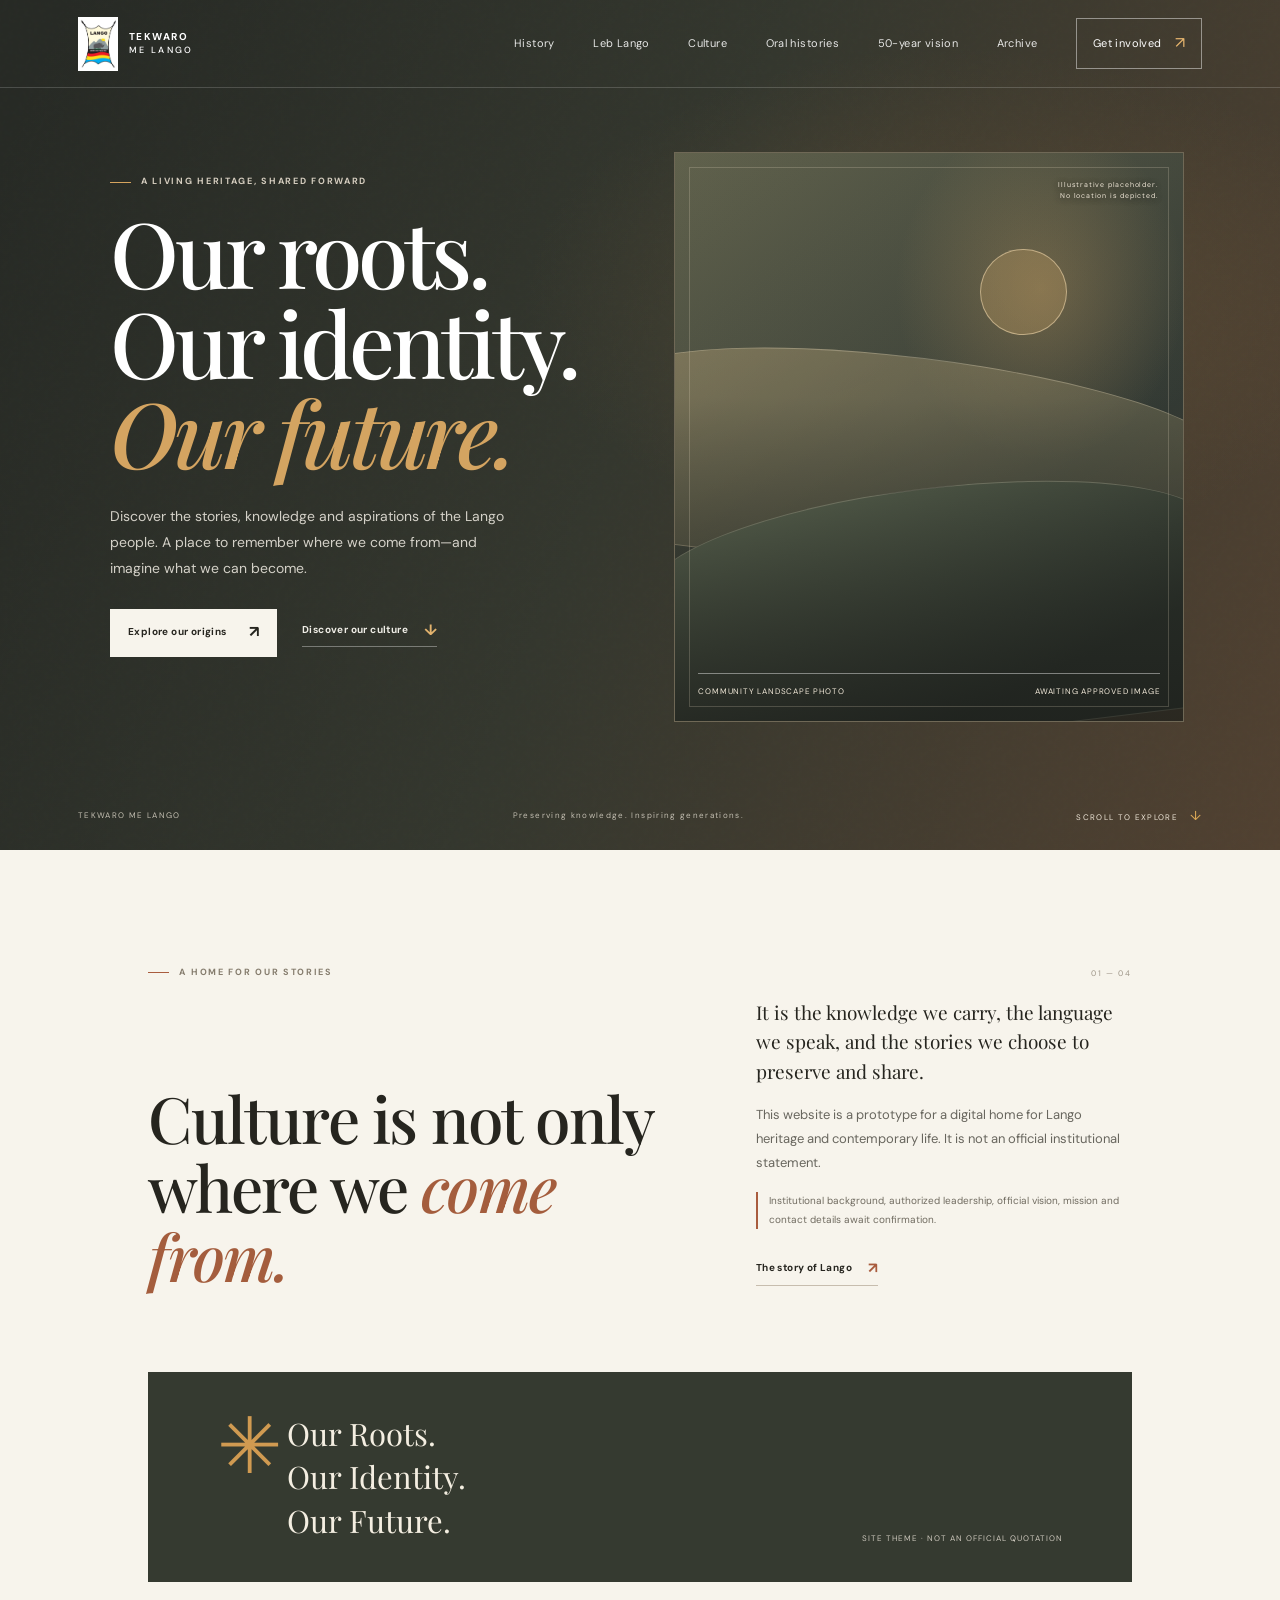
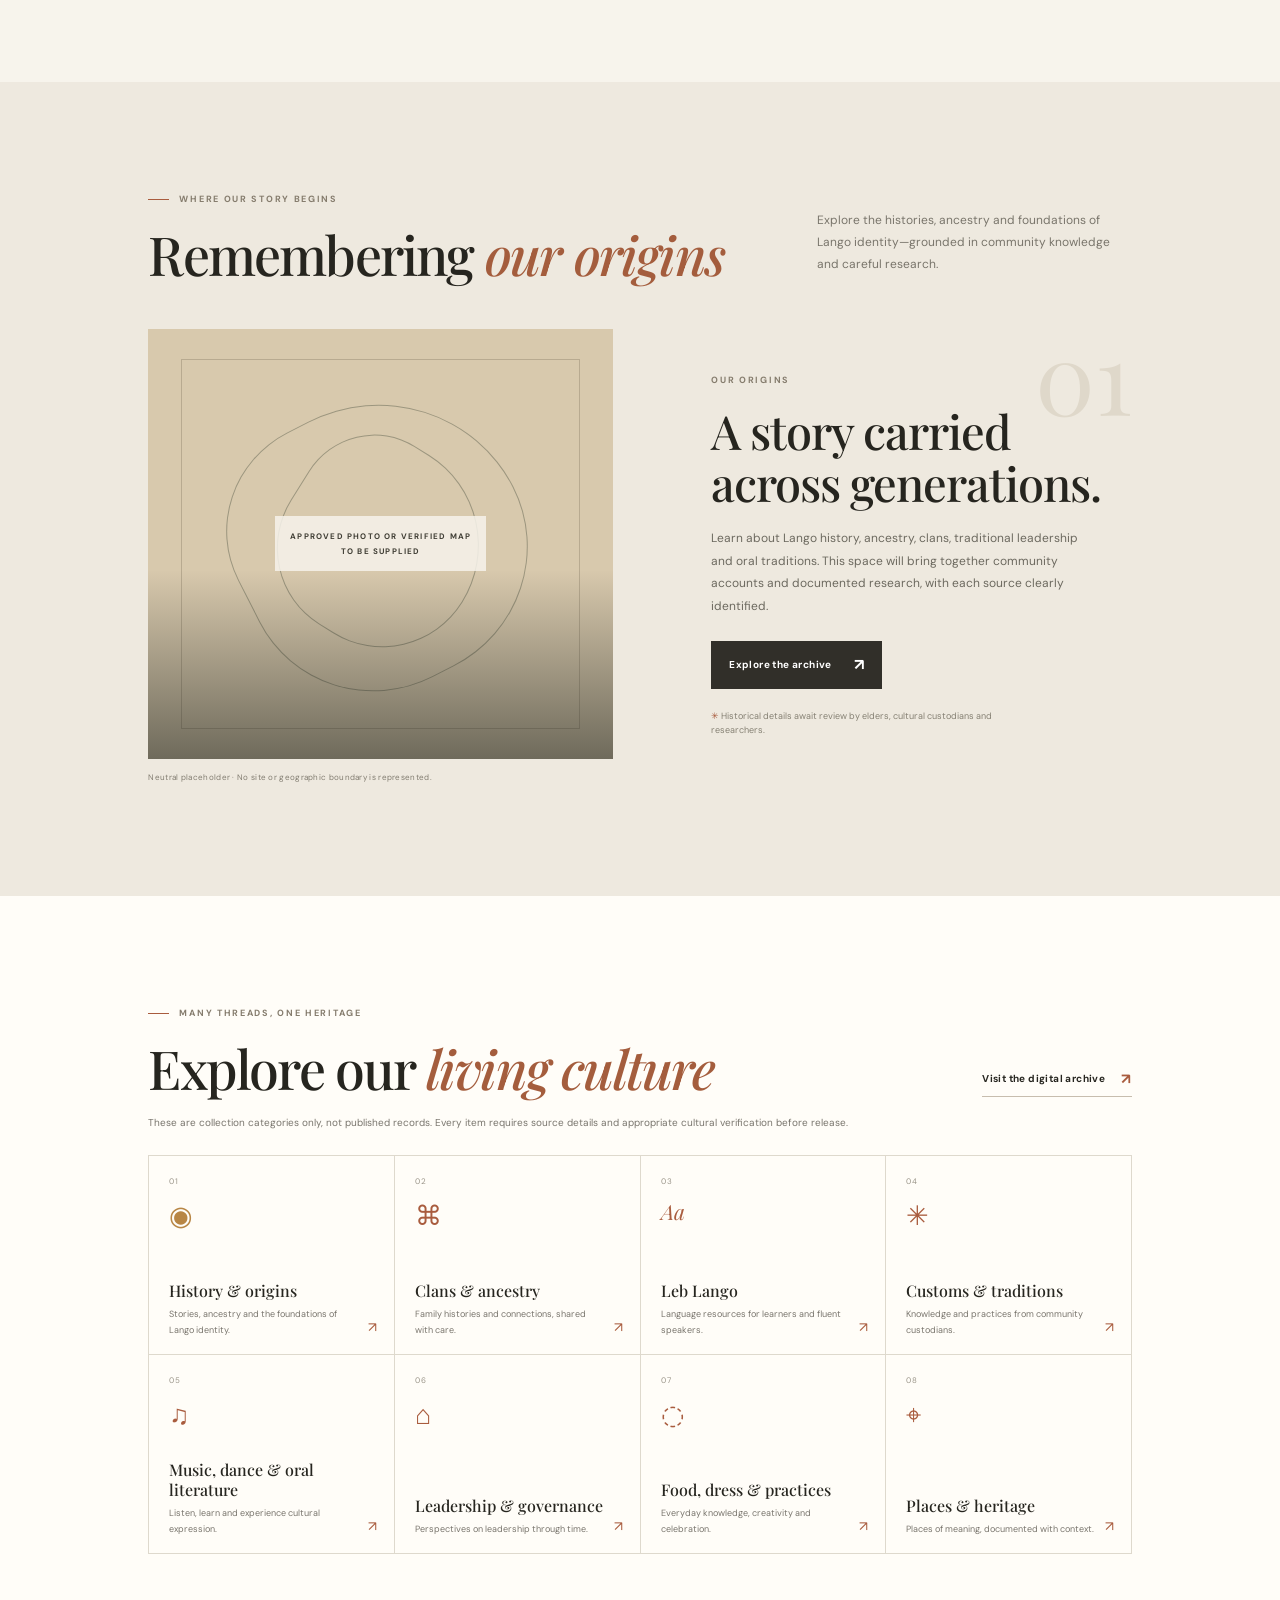
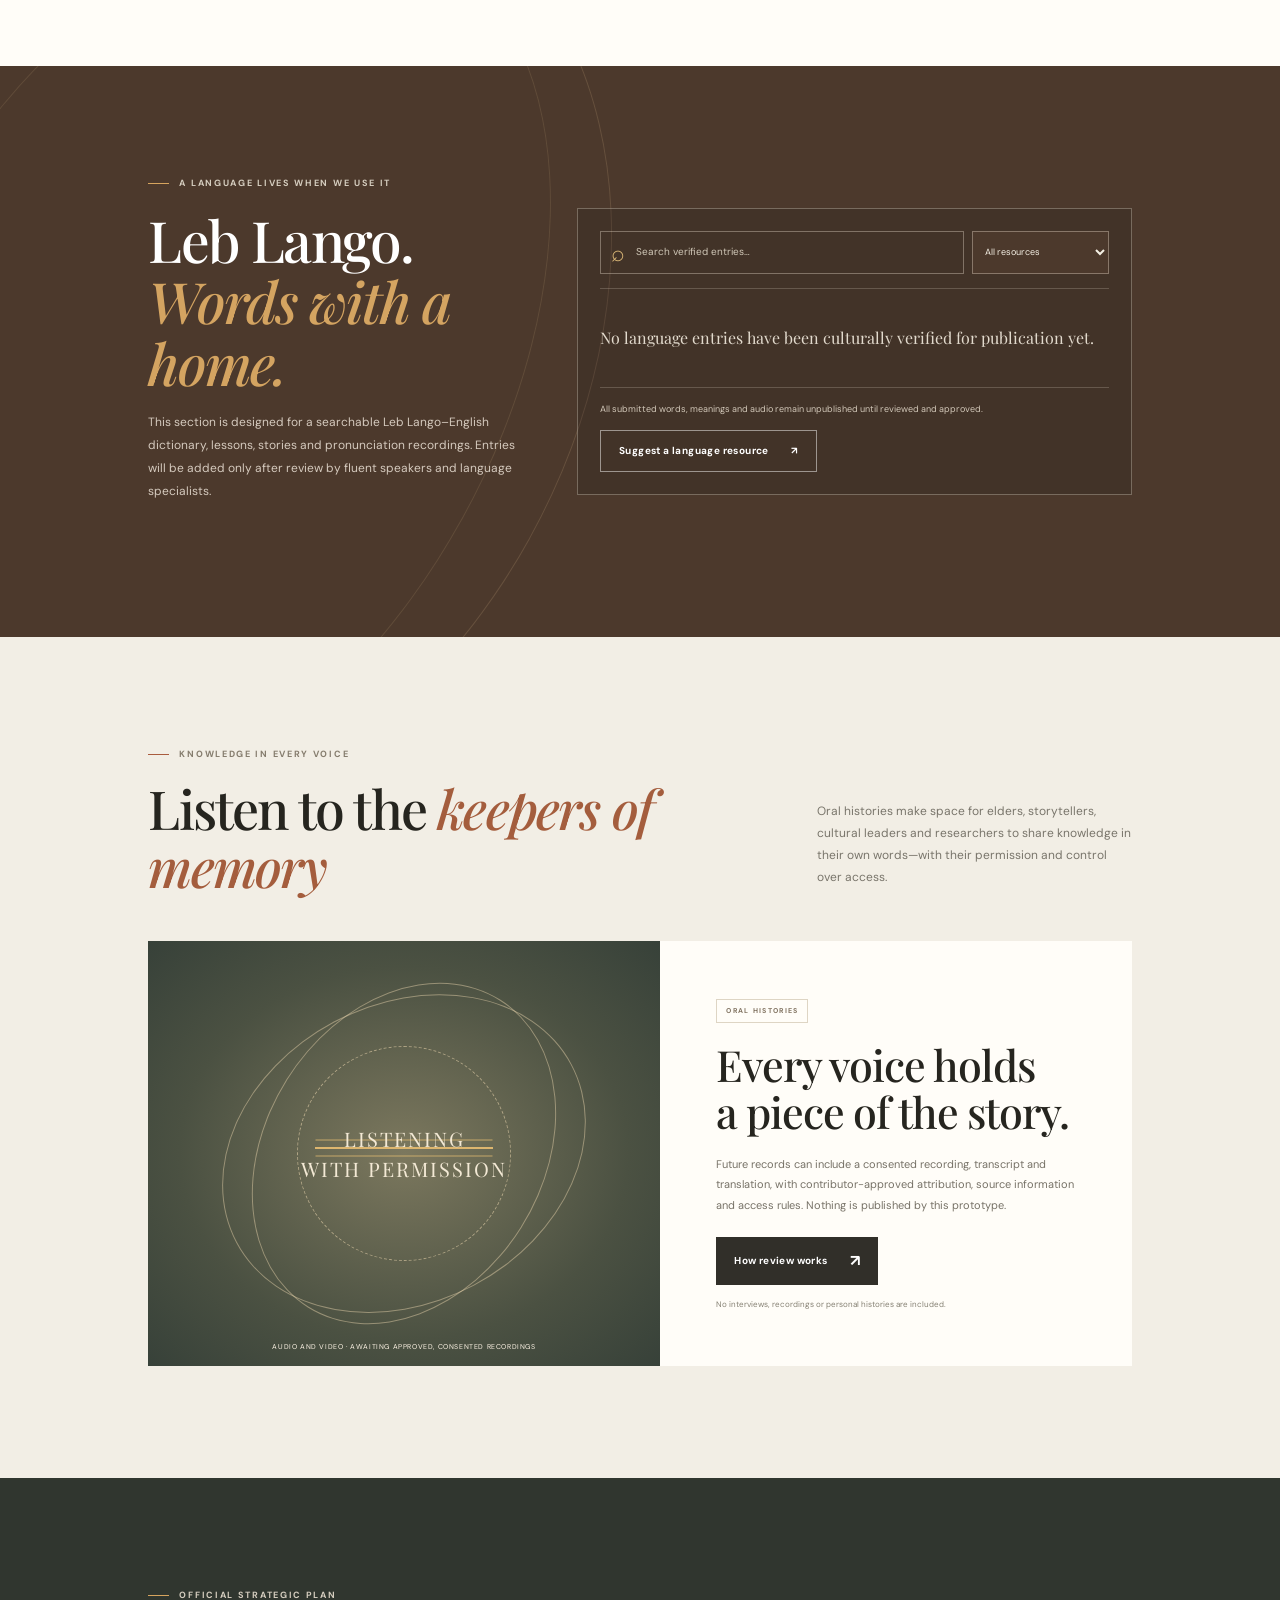
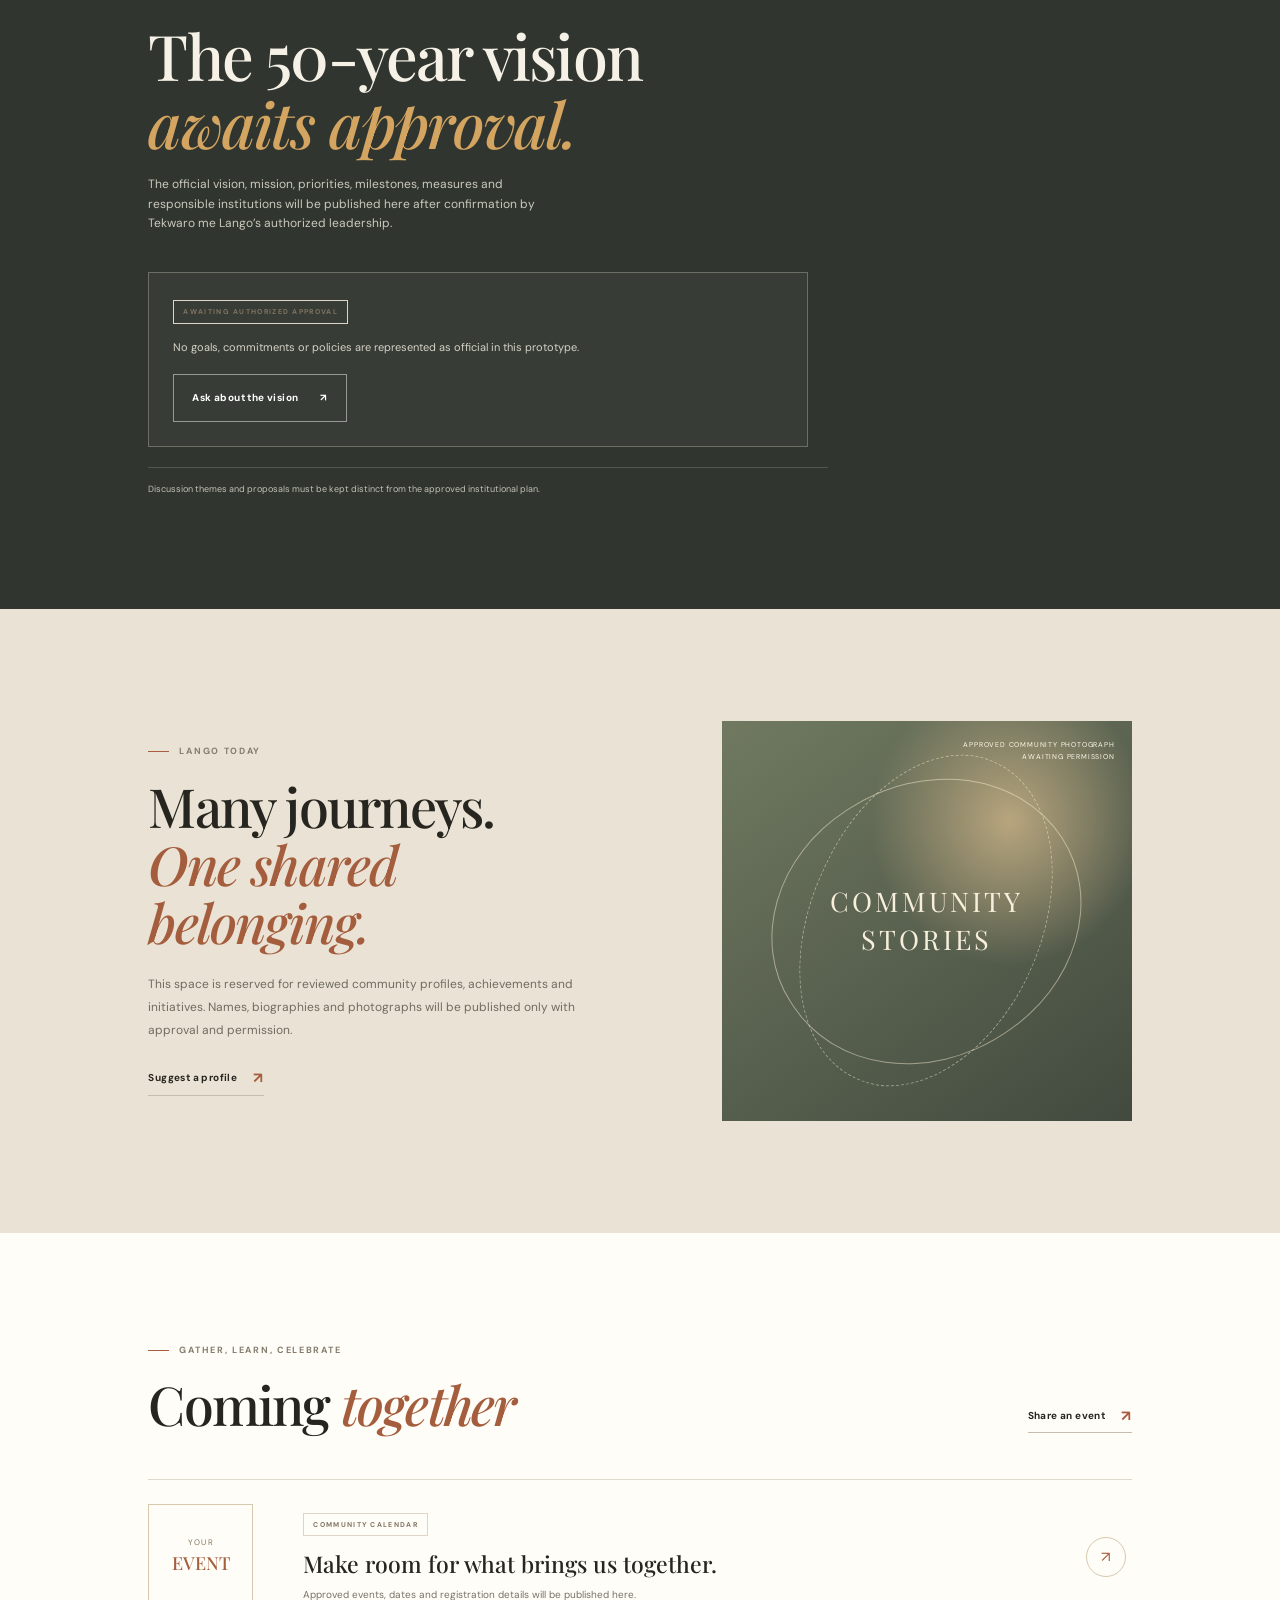
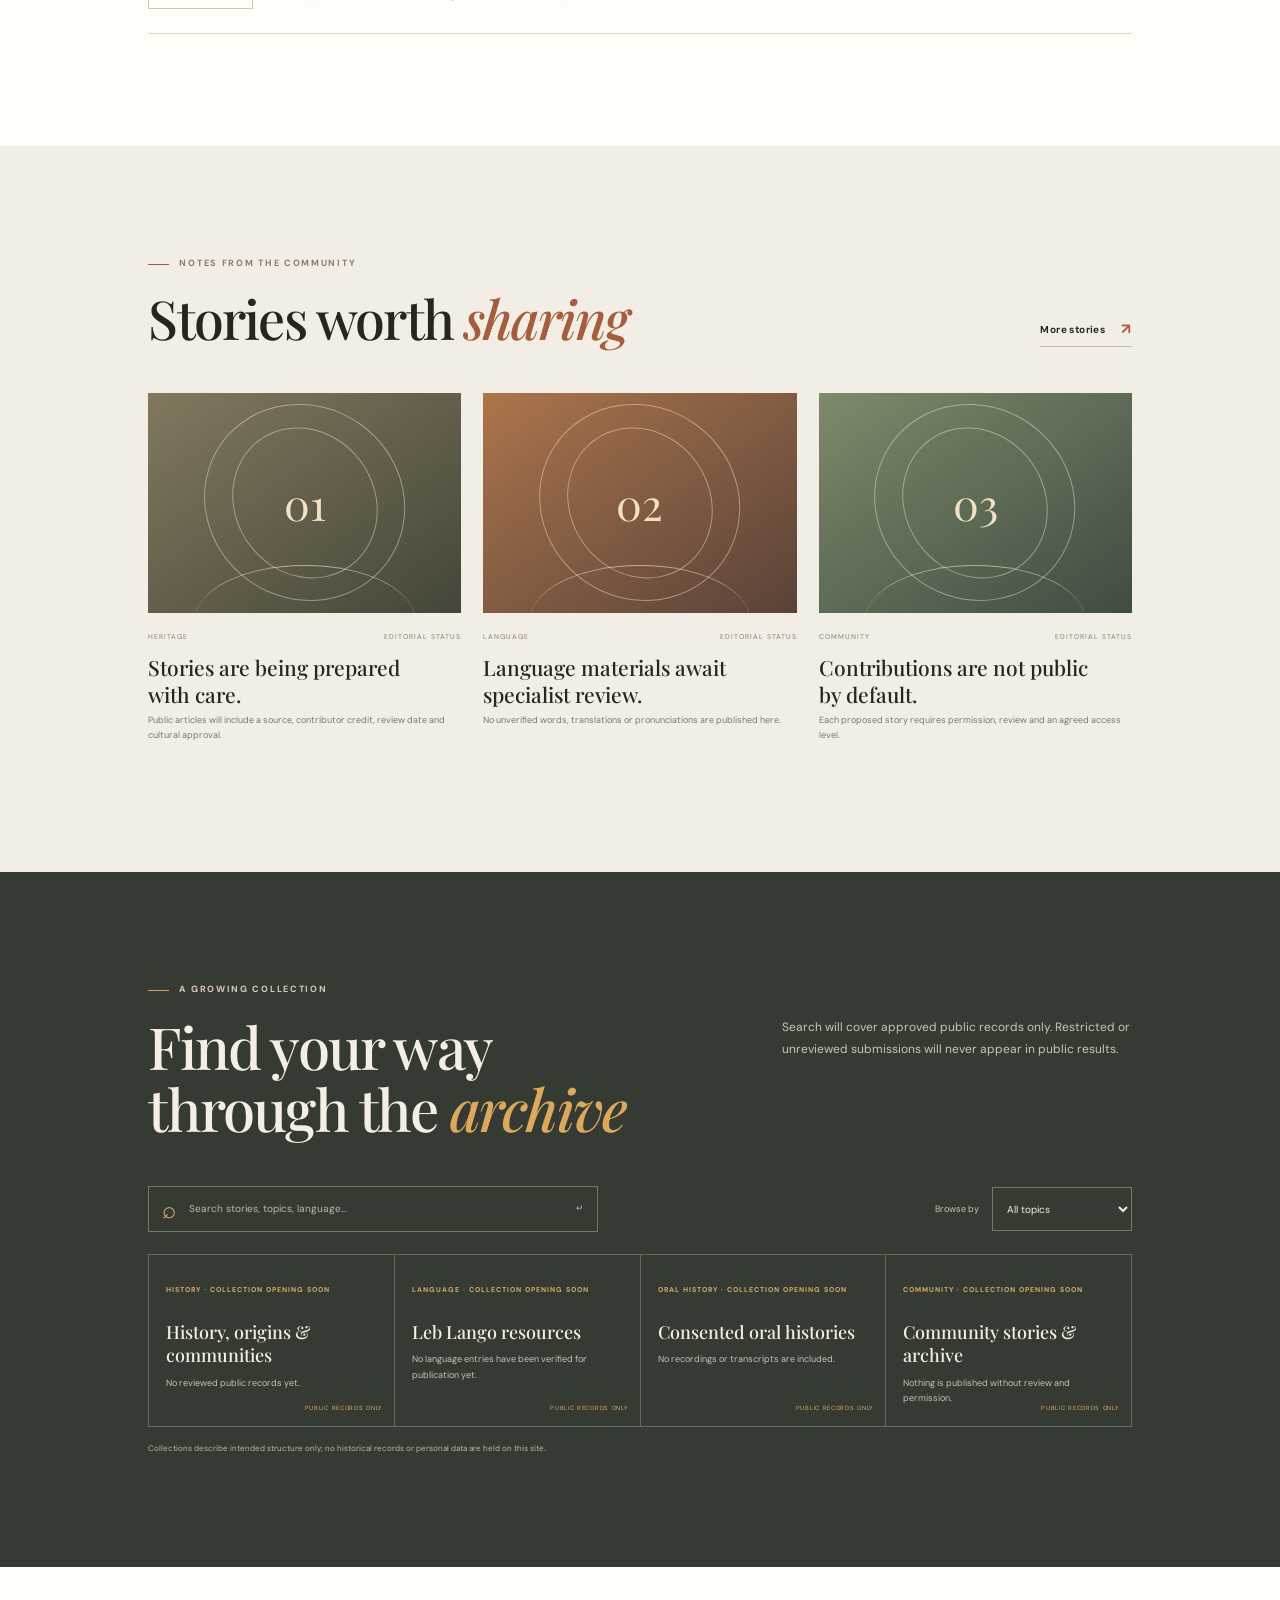
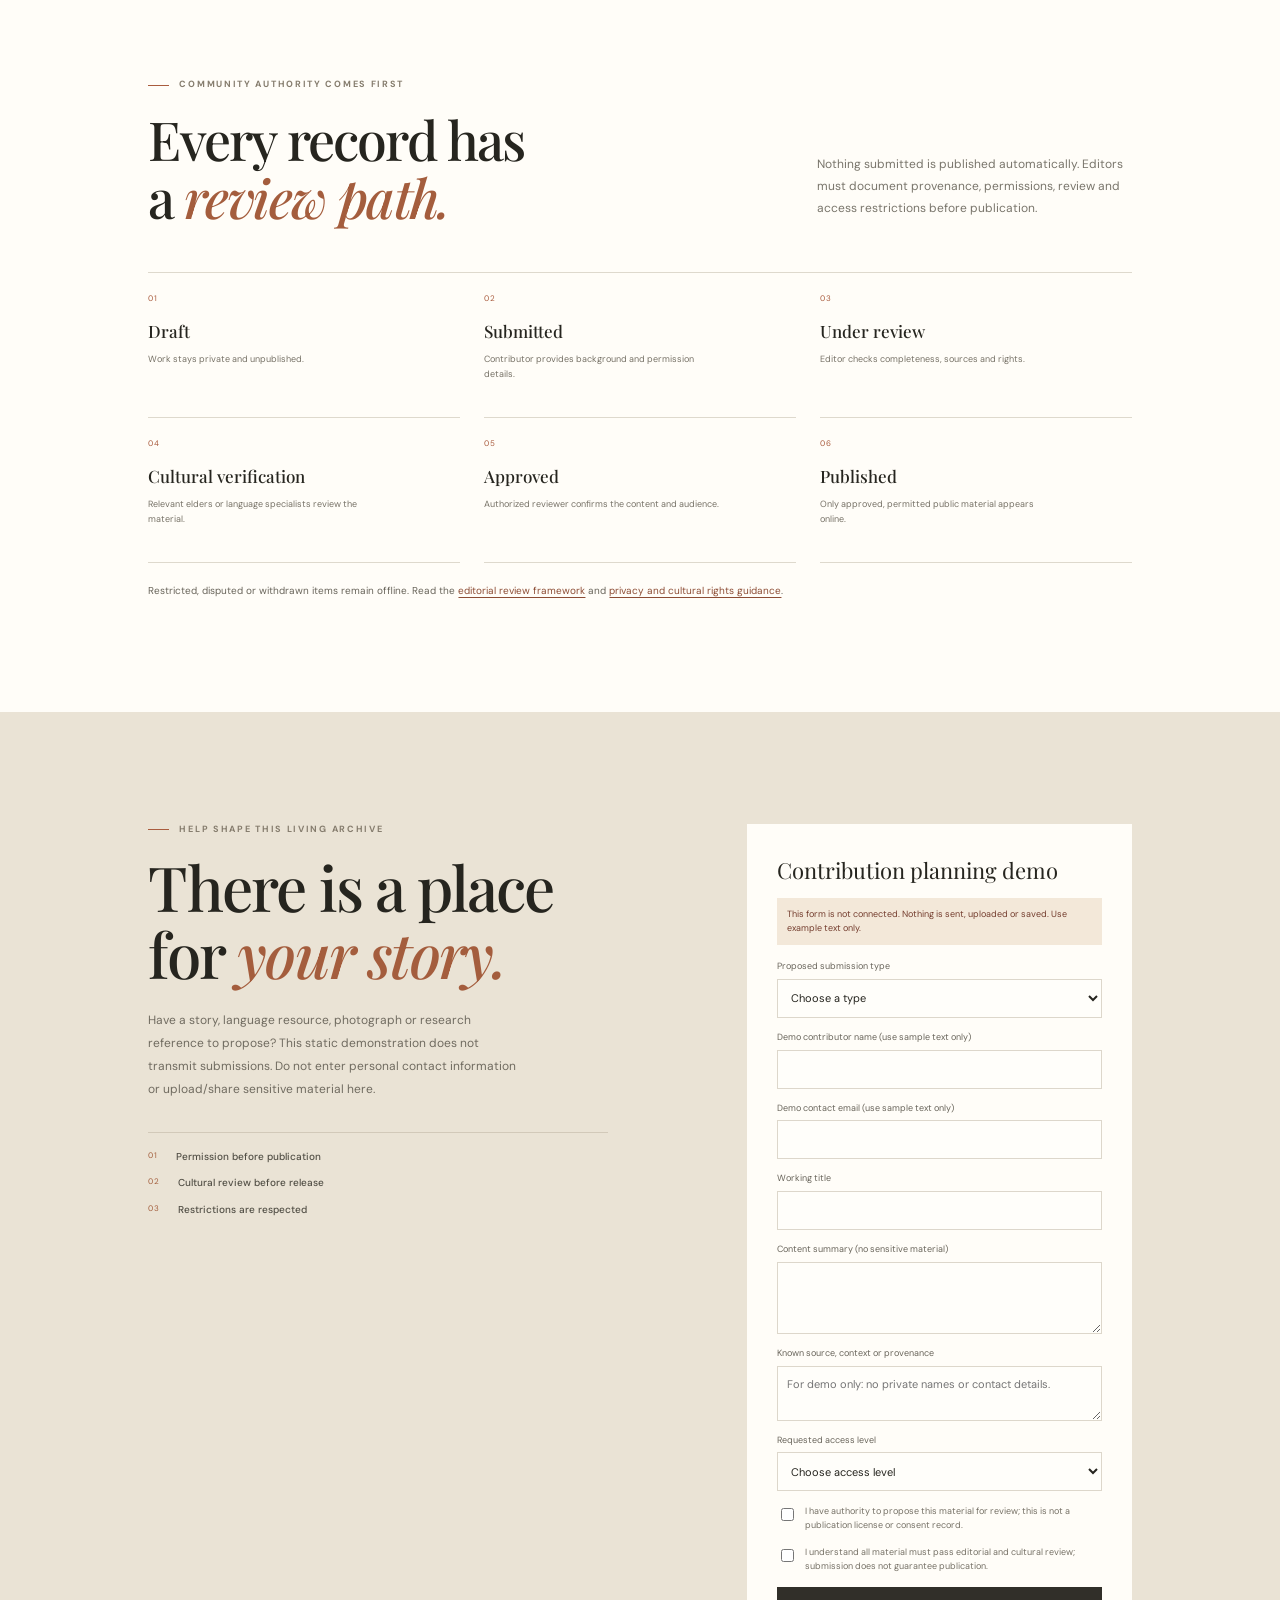
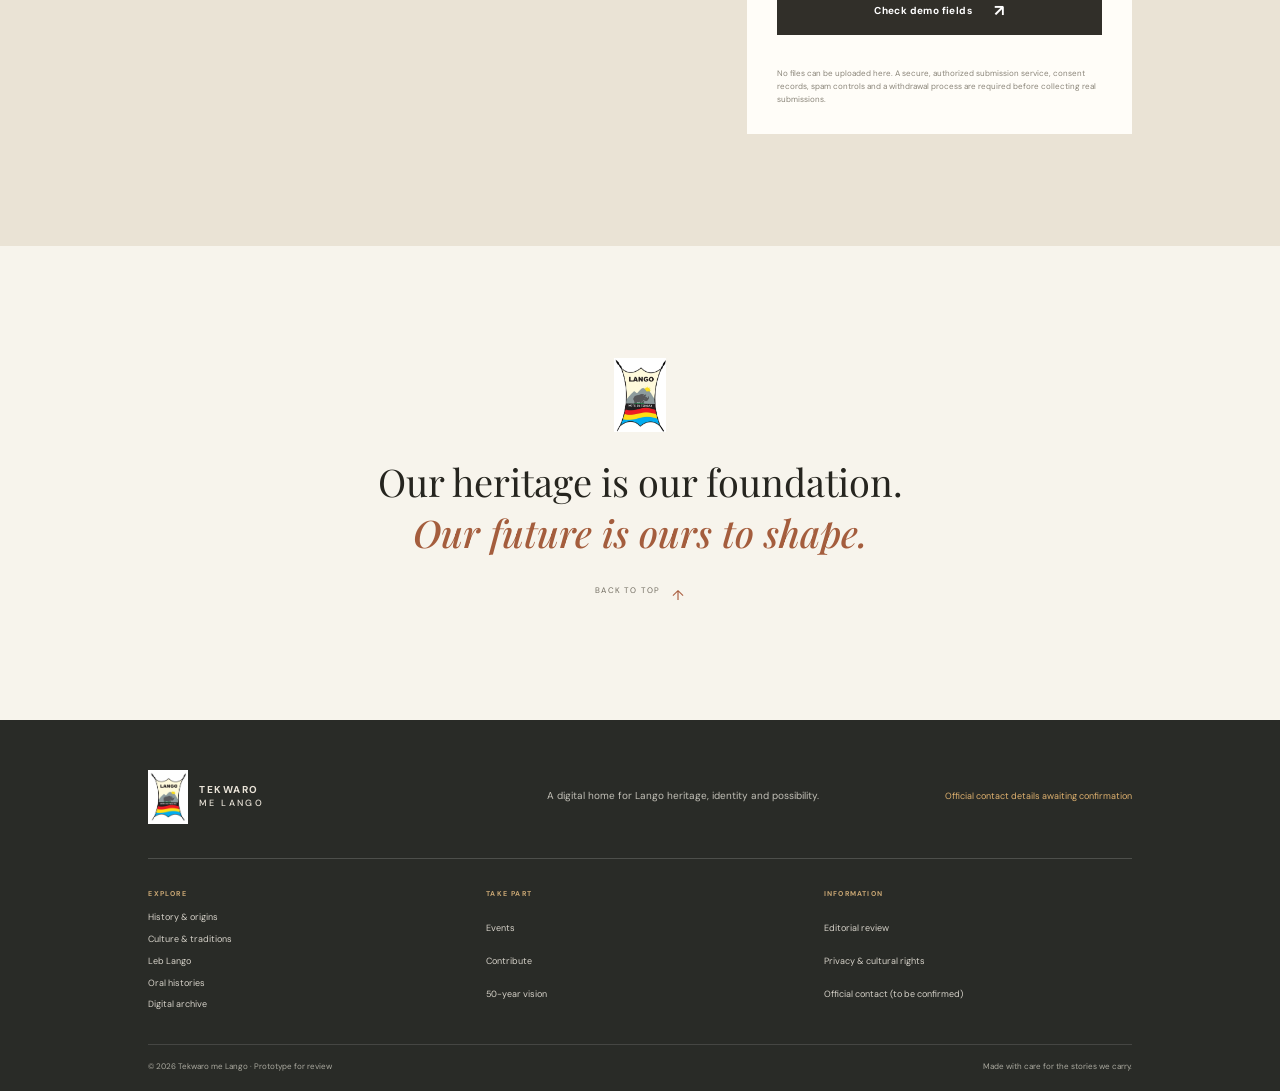
<file: index.html>
<!doctype html>
<html lang="en">
  <head>
    <meta charset="utf-8">
    <meta name="viewport" content="width=device-width, initial-scale=1">
    <meta name="theme-color" content="#f7f4ec">
    <meta name="description" content="A digital home for Lango heritage, language, oral history, and the aspirations of future generations.">
    <title>Tekwaro me Lango — Our Roots. Our Identity. Our Future.</title>
    <link rel="canonical" href="https://emmab211.github.io/tekwaro-me-lango/">
    <meta property="og:type" content="website">
    <meta property="og:title" content="Tekwaro me Lango — Our Roots. Our Identity. Our Future.">
    <meta property="og:description" content="A community-guided digital home for Lango heritage, language and stories.">
    <meta property="og:url" content="https://emmab211.github.io/tekwaro-me-lango/">
    <link rel="preconnect" href="https://fonts.googleapis.com">
    <link rel="preconnect" href="https://fonts.gstatic.com" crossorigin>
    <link href="https://fonts.googleapis.com/css2?family=DM+Sans:wght@400;500;600;700&family=Playfair+Display:wght@500;600;700&display=swap" rel="stylesheet">
    <link rel="stylesheet" href="styles.css">
    <script src="app.js" defer></script>
  </head>
  <body>
    <a class="skip-link" href="#main">Skip to content</a>
    <header class="site-header">
      <a class="brand" href="#home" aria-label="Tekwaro me Lango home">
        <img class="brand-logo" src="images/lango-emblem.jpg" alt="">
        <span class="brand-name">TEKWARO <span>ME LANGO</span></span>
      </a>
      <button class="menu-toggle" type="button" aria-expanded="false" aria-controls="primary-nav">
        <span class="sr-only">Open menu</span><span></span><span></span>
      </button>
      <nav class="primary-nav" id="primary-nav" aria-label="Main navigation">
        <a href="#origins">History</a>
        <a href="#language">Leb Lango</a>
        <a href="#culture">Culture</a>
        <a href="#voices">Oral histories</a>
        <a href="#future">50-year vision</a>
        <a href="#archive">Archive</a>
        <a class="nav-cta" href="#get-involved">Get involved <span aria-hidden="true">↗</span></a>
      </nav>
    </header>

    <main id="main">
      <section class="hero" id="home" aria-labelledby="hero-title">
        <div class="hero-grain" aria-hidden="true"></div>
        <div class="hero-copy">
          <p class="eyebrow eyebrow-light"><span></span> A living heritage, shared forward</p>
          <h1 id="hero-title">Our roots.<br>Our identity.<br><em>Our future.</em></h1>
          <p class="hero-description">Discover the stories, knowledge and aspirations of the Lango people. A place to remember where we come from—and imagine what we can become.</p>
          <div class="hero-actions">
            <a class="button button-light" href="#origins">Explore our origins <span aria-hidden="true">↗</span></a>
            <a class="text-link text-link-light" href="#culture">Discover our culture <span aria-hidden="true">↓</span></a>
          </div>
        </div>
        <figure class="hero-art" role="img" aria-label="Illustrative landscape placeholder. An approved Lango landscape photograph is still needed.">
          <div class="photo-placeholder landscape-placeholder" aria-hidden="true"><span class="placeholder-sun"></span><span class="placeholder-ridge ridge-back"></span><span class="placeholder-ridge ridge-front"></span></div>
          <figcaption class="art-caption"><span>COMMUNITY LANDSCAPE PHOTO</span><span>AWAITING APPROVED IMAGE</span></figcaption>
          <p class="art-note">Illustrative placeholder.<br>No location is depicted.</p>
        </figure>
        <div class="hero-bottom">
          <span>TEKWARO ME LANGO</span>
          <span>Preserving knowledge. Inspiring generations.</span>
          <a href="#story" aria-label="Scroll to the story of Lango">SCROLL TO EXPLORE <span aria-hidden="true">↓</span></a>
        </div>
      </section>

      <section class="intro section-pad" id="story">
        <div class="intro-kicker">
          <p class="eyebrow"><span></span> A home for our stories</p>
          <span class="section-index">01 — 04</span>
        </div>
        <div class="intro-content">
          <h2>Culture is not only<br>where we <em>come from.</em></h2>
          <div class="intro-text">
            <p>It is the knowledge we carry, the language we speak, and the stories we choose to preserve and share.</p>
            <p>This website is a prototype for a digital home for Lango heritage and contemporary life. It is not an official institutional statement.</p>
            <p class="institution-status">Institutional background, authorized leadership, official vision, mission and contact details await confirmation.</p>
            <a class="text-link" href="#origins">The story of Lango <span aria-hidden="true">↗</span></a>
          </div>
        </div>
        <div class="intro-quote">
          <span class="quote-mark" aria-hidden="true">✳</span>
          <p>Our Roots.<br>Our Identity.<br>Our Future.</p>
          <span class="quote-attribution">SITE THEME · NOT AN OFFICIAL QUOTATION</span>
        </div>
      </section>

      <section class="origins section-pad" id="origins">
        <div class="section-heading">
          <div><p class="eyebrow"><span></span> Where our story begins</p><h2>Remembering <em>our origins</em></h2></div>
          <p class="section-summary">Explore the histories, ancestry and foundations of Lango identity—grounded in community knowledge and careful research.</p>
        </div>
        <div class="origin-layout">
          <figure class="origin-visual">
            <div class="origin-photo origin-placeholder" role="img" aria-label="Neutral illustration placeholder for an approved photograph or verified map.">
              <span class="placeholder-contour contour-one"></span><span class="placeholder-contour contour-two"></span>
              <span class="placeholder-label">APPROVED PHOTO OR VERIFIED MAP<br>TO BE SUPPLIED</span>
            </div>
            <figcaption class="image-note">Neutral placeholder · No site or geographic boundary is represented.</figcaption>
          </figure>
          <div class="origin-details">
            <span class="large-number">01</span>
            <p class="eyebrow">Our origins</p>
            <h3>A story carried<br>across generations.</h3>
            <p class="body-copy">Learn about Lango history, ancestry, clans, traditional leadership and oral traditions. This space will bring together community accounts and documented research, with each source clearly identified.</p>
            <a class="button button-dark" href="#archive">Explore the archive <span aria-hidden="true">↗</span></a>
            <p class="review-note"><span aria-hidden="true">✳</span> Historical details await review by elders, cultural custodians and researchers.</p>
          </div>
        </div>
      </section>

      <section class="heritage section-pad" id="culture">
        <div class="section-heading">
          <div><p class="eyebrow"><span></span> Many threads, one heritage</p><h2>Explore our <em>living culture</em></h2></div>
          <a class="text-link" href="#archive">Visit the digital archive <span aria-hidden="true">↗</span></a>
        </div>
        <p class="collection-review-note">These are collection categories only, not published records. Every item requires source details and appropriate cultural verification before release.</p>
        <div class="heritage-grid">
          <a class="heritage-card card-feature" href="#archive"><span class="card-number">01</span><span class="card-symbol symbol-sun" aria-hidden="true">◉</span><span class="card-content"><strong>History &amp; origins</strong><span>Stories, ancestry and the foundations of Lango identity.</span></span><span class="card-arrow" aria-hidden="true">↗</span></a>
          <a class="heritage-card" href="#archive"><span class="card-number">02</span><span class="card-symbol" aria-hidden="true">⌘</span><span class="card-content"><strong>Clans &amp; ancestry</strong><span>Family histories and connections, shared with care.</span></span><span class="card-arrow" aria-hidden="true">↗</span></a>
          <a class="heritage-card" href="#language"><span class="card-number">03</span><span class="card-symbol symbol-language" aria-hidden="true">Aa</span><span class="card-content"><strong>Leb Lango</strong><span>Language resources for learners and fluent speakers.</span></span><span class="card-arrow" aria-hidden="true">↗</span></a>
          <a class="heritage-card" href="#archive"><span class="card-number">04</span><span class="card-symbol" aria-hidden="true">✳</span><span class="card-content"><strong>Customs &amp; traditions</strong><span>Knowledge and practices from community custodians.</span></span><span class="card-arrow" aria-hidden="true">↗</span></a>
          <a class="heritage-card" href="#voices"><span class="card-number">05</span><span class="card-symbol" aria-hidden="true">♫</span><span class="card-content"><strong>Music, dance &amp; oral literature</strong><span>Listen, learn and experience cultural expression.</span></span><span class="card-arrow" aria-hidden="true">↗</span></a>
          <a class="heritage-card" href="#archive"><span class="card-number">06</span><span class="card-symbol" aria-hidden="true">⌂</span><span class="card-content"><strong>Leadership &amp; governance</strong><span>Perspectives on leadership through time.</span></span><span class="card-arrow" aria-hidden="true">↗</span></a>
          <a class="heritage-card" href="#archive"><span class="card-number">07</span><span class="card-symbol" aria-hidden="true">◌</span><span class="card-content"><strong>Food, dress &amp; practices</strong><span>Everyday knowledge, creativity and celebration.</span></span><span class="card-arrow" aria-hidden="true">↗</span></a>
          <a class="heritage-card" href="#archive"><span class="card-number">08</span><span class="card-symbol" aria-hidden="true">⌖</span><span class="card-content"><strong>Places &amp; heritage</strong><span>Places of meaning, documented with context.</span></span><span class="card-arrow" aria-hidden="true">↗</span></a>
        </div>
      </section>

      <section class="language section-pad" id="language">
        <div class="language-copy">
          <p class="eyebrow eyebrow-light"><span></span> A language lives when we use it</p>
          <h2>Leb Lango.<br><em>Words with a home.</em></h2>
          <p>This section is designed for a searchable Leb Lango–English dictionary, lessons, stories and pronunciation recordings. Entries will be added only after review by fluent speakers and language specialists.</p>
        </div>
        <div class="dictionary-panel">
          <div class="dictionary-tools">
            <label class="dictionary-search"><span class="sr-only">Search verified Leb Lango entries</span><span aria-hidden="true">⌕</span><input id="dictionary-search" type="search" placeholder="Search verified entries…" autocomplete="off"></label>
            <label class="sr-only" for="dictionary-filter">Filter language resources</label>
            <select id="dictionary-filter"><option value="all">All resources</option><option value="dictionary">Dictionary</option><option value="lesson">Lessons</option><option value="story">Stories &amp; oral literature</option></select>
          </div>
          <div class="dictionary-results" id="dictionary-results" aria-live="polite">
            <p class="empty-state" id="dictionary-empty">No language entries have been culturally verified for publication yet.</p>
          </div>
          <p class="language-status">All submitted words, meanings and audio remain unpublished until reviewed and approved.</p>
          <a class="button button-outline-light" href="#get-involved">Suggest a language resource <span aria-hidden="true">↗</span></a>
        </div>
      </section>

      <section class="voices section-pad" id="voices">
        <div class="section-heading">
          <div><p class="eyebrow"><span></span> Knowledge in every voice</p><h2>Listen to the <em>keepers of memory</em></h2></div>
          <p class="section-summary">Oral histories make space for elders, storytellers, cultural leaders and researchers to share knowledge in their own words—with their permission and control over access.</p>
        </div>
        <div class="voices-feature">
          <figure class="voice-art" role="img" aria-label="Abstract sound-wave illustration; no interview or recording is included.">
            <span class="voice-placeholder-orbit" aria-hidden="true"></span>
            <span class="voice-placeholder-text">LISTENING<br>WITH PERMISSION</span>
            <figcaption class="voice-art-caption">AUDIO AND VIDEO · AWAITING APPROVED, CONSENTED RECORDINGS</figcaption>
          </figure>
          <div class="voice-info">
            <span class="pill">ORAL HISTORIES</span>
            <h3>Every voice holds<br>a piece of the story.</h3>
            <p>Future records can include a consented recording, transcript and translation, with contributor-approved attribution, source information and access rules. Nothing is published by this prototype.</p>
            <a class="button button-dark" href="#editorial-review">How review works <span aria-hidden="true">↗</span></a>
            <p class="review-note">No interviews, recordings or personal histories are included.</p>
          </div>
        </div>
      </section>

      <section class="future section-pad" id="future">
        <div class="future-heading">
          <p class="eyebrow eyebrow-light"><span></span> Official strategic plan</p>
          <h2>The 50-year vision<br><em>awaits approval.</em></h2>
          <p>The official vision, mission, priorities, milestones, measures and responsible institutions will be published here after confirmation by Tekwaro me Lango’s authorized leadership.</p>
        </div>
        <div class="vision-placeholder">
          <span class="pill">AWAITING AUTHORIZED APPROVAL</span>
          <p>No goals, commitments or policies are represented as official in this prototype.</p>
          <a class="button button-outline-light" href="#get-involved">Ask about the vision <span aria-hidden="true">↗</span></a>
        </div>
        <p class="future-footnote">Discussion themes and proposals must be kept distinct from the approved institutional plan.</p>
      </section>

      <section class="today section-pad" id="today">
        <div class="today-copy">
          <p class="eyebrow"><span></span> Lango today</p>
          <h2>Many journeys.<br><em>One shared belonging.</em></h2>
          <p>This space is reserved for reviewed community profiles, achievements and initiatives. Names, biographies and photographs will be published only with approval and permission.</p>
          <a class="text-link" href="#get-involved">Suggest a profile <span aria-hidden="true">↗</span></a>
        </div>
        <figure class="today-visual" role="img" aria-label="Neutral illustration placeholder for a community-approved profile photograph.">
          <span class="today-placeholder-mark" aria-hidden="true">COMMUNITY<br>STORIES</span>
          <figcaption class="today-label">APPROVED COMMUNITY PHOTOGRAPH<br>AWAITING PERMISSION</figcaption>
        </figure>
      </section>

      <section class="events section-pad" id="events">
        <div class="section-heading">
          <div><p class="eyebrow"><span></span> Gather, learn, celebrate</p><h2>Coming <em>together</em></h2></div>
          <a class="text-link" href="#get-involved">Share an event <span aria-hidden="true">↗</span></a>
        </div>
        <div class="event-placeholder">
          <div class="event-date"><span>YOUR</span><strong>EVENT</strong></div>
          <div><span class="pill">COMMUNITY CALENDAR</span><h3>Make room for what brings us together.</h3><p>Approved events, dates and registration details will be published here.</p></div>
          <a class="round-link" href="#get-involved" aria-label="Submit an event suggestion">↗</a>
        </div>
      </section>

      <section class="stories section-pad" id="stories">
        <div class="section-heading">
          <div><p class="eyebrow"><span></span> Notes from the community</p><h2>Stories worth <em>sharing</em></h2></div>
          <a class="text-link" href="#archive">More stories <span aria-hidden="true">↗</span></a>
        </div>
        <div class="story-grid story-empty-grid">
          <article class="story-card"><div class="story-illustration story-one" aria-hidden="true"><span>01</span><i></i></div><div class="story-meta"><span>HERITAGE</span><span>EDITORIAL STATUS</span></div><h3>Stories are being prepared with care.</h3><p>Public articles will include a source, contributor credit, review date and cultural approval.</p></article>
          <article class="story-card"><div class="story-illustration story-two" aria-hidden="true"><span>02</span><i></i></div><div class="story-meta"><span>LANGUAGE</span><span>EDITORIAL STATUS</span></div><h3>Language materials await specialist review.</h3><p>No unverified words, translations or pronunciations are published here.</p></article>
          <article class="story-card"><div class="story-illustration story-three" aria-hidden="true"><span>03</span><i></i></div><div class="story-meta"><span>COMMUNITY</span><span>EDITORIAL STATUS</span></div><h3>Contributions are not public by default.</h3><p>Each proposed story requires permission, review and an agreed access level.</p></article>
        </div>
      </section>

      <section class="archive section-pad" id="archive">
        <div class="section-heading archive-heading">
          <div><p class="eyebrow eyebrow-light"><span></span> A growing collection</p><h2>Find your way<br>through the <em>archive</em></h2></div>
          <p class="section-summary">Search will cover approved public records only. Restricted or unreviewed submissions will never appear in public results.</p>
        </div>
        <div class="archive-tools">
          <label class="search-field"><span class="sr-only">Search the archive</span><span aria-hidden="true">⌕</span><input id="archive-search" type="search" placeholder="Search stories, topics, language…" autocomplete="off"><kbd>↵</kbd></label>
          <label class="filter-label" for="archive-filter">Browse by</label>
          <select id="archive-filter" aria-label="Filter archive by category"><option value="all">All topics</option><option value="history">History</option><option value="language">Language</option><option value="oral history">Oral history</option><option value="community">Community</option></select>
        </div>
        <div class="archive-results" id="archive-results" aria-live="polite">
          <article class="archive-item" data-category="history" data-search="history origins ancestry clan community"><span class="archive-type">HISTORY · COLLECTION OPENING SOON</span><h3>History, origins &amp; communities</h3><p>No reviewed public records yet.</p><span class="archive-access">PUBLIC RECORDS ONLY</span></article>
          <article class="archive-item" data-category="language" data-search="leb lango language lessons dictionary stories"><span class="archive-type">LANGUAGE · COLLECTION OPENING SOON</span><h3>Leb Lango resources</h3><p>No language entries have been verified for publication yet.</p><span class="archive-access">PUBLIC RECORDS ONLY</span></article>
          <article class="archive-item" data-category="oral history" data-search="oral history elders memories interview recordings consent"><span class="archive-type">ORAL HISTORY · COLLECTION OPENING SOON</span><h3>Consented oral histories</h3><p>No recordings or transcripts are included.</p><span class="archive-access">PUBLIC RECORDS ONLY</span></article>
          <article class="archive-item" data-category="community" data-search="community today people achievements diaspora future"><span class="archive-type">COMMUNITY · COLLECTION OPENING SOON</span><h3>Community stories &amp; archive</h3><p>Nothing is published without review and permission.</p><span class="archive-access">PUBLIC RECORDS ONLY</span></article>
        </div>
        <p class="no-results" id="no-results" hidden>No collection matches your search. Try another keyword or category.</p>
        <p class="archive-disclaimer">Collections describe intended structure only; no historical records or personal data are held on this site.</p>
      </section>

      <section class="editorial-review section-pad" id="editorial-review">
        <div class="section-heading">
          <div><p class="eyebrow"><span></span> Community authority comes first</p><h2>Every record has<br>a <em>review path.</em></h2></div>
          <p class="section-summary">Nothing submitted is published automatically. Editors must document provenance, permissions, review and access restrictions before publication.</p>
        </div>
        <ol class="review-steps">
          <li><span>01</span><strong>Draft</strong><p>Work stays private and unpublished.</p></li>
          <li><span>02</span><strong>Submitted</strong><p>Contributor provides background and permission details.</p></li>
          <li><span>03</span><strong>Under review</strong><p>Editor checks completeness, sources and rights.</p></li>
          <li><span>04</span><strong>Cultural verification</strong><p>Relevant elders or language specialists review the material.</p></li>
          <li><span>05</span><strong>Approved</strong><p>Authorized reviewer confirms the content and audience.</p></li>
          <li><span>06</span><strong>Published</strong><p>Only approved, permitted public material appears online.</p></li>
        </ol>
        <p class="review-policy-link">Restricted, disputed or withdrawn items remain offline. Read the <a href="governance.html#review">editorial review framework</a> and <a href="governance.html#privacy">privacy and cultural rights guidance</a>.</p>
      </section>

      <section class="involved section-pad" id="get-involved">
        <div class="involved-intro">
          <p class="eyebrow"><span></span> Help shape this living archive</p>
          <h2>There is a place<br>for <em>your story.</em></h2>
          <p>Have a story, language resource, photograph or research reference to propose? This static demonstration does not transmit submissions. Do not enter personal contact information or upload/share sensitive material here.</p>
          <div class="involved-points"><span>01 <b>Permission before publication</b></span><span>02 <b>Cultural review before release</b></span><span>03 <b>Restrictions are respected</b></span></div>
        </div>
        <form class="contact-form" id="contact-form">
          <p class="form-title">Contribution planning demo</p>
          <p class="form-warning">This form is not connected. Nothing is sent, uploaded or saved. Use example text only.</p>
          <label for="contact-topic">Proposed submission type</label>
          <select id="contact-topic" name="topic" required><option value="">Choose a type</option><option>Leb Lango word, lesson or recording</option><option>History, clan or community account</option><option>Oral history or interview</option><option>Photograph, audio or document</option><option>Article, event or profile</option><option>Correction or removal request</option></select>
          <label for="contact-name">Demo contributor name (use sample text only)</label><input id="contact-name" name="name" type="text" maxlength="80" autocomplete="off">
          <label for="contact-email">Demo contact email (use sample text only)</label><input id="contact-email" name="email" type="email" maxlength="120" autocomplete="off">
          <label for="contact-title">Working title</label><input id="contact-title" name="title" type="text" maxlength="120" required>
          <label for="contact-message">Content summary (no sensitive material)</label><textarea id="contact-message" name="message" rows="3" maxlength="800" required></textarea>
          <label for="contact-source">Known source, context or provenance</label><textarea id="contact-source" name="source" rows="2" placeholder="For demo only: no private names or contact details." required></textarea>
          <label for="contact-access">Requested access level</label>
          <select id="contact-access" name="access" required><option value="">Choose access level</option><option>Public, after review and approval</option><option>Restricted — do not publish publicly</option><option>Not sure — please discuss first</option></select>
          <label class="consent-check"><input type="checkbox" name="rights" required><span>I have authority to propose this material for review; this is not a publication license or consent record.</span></label>
          <label class="consent-check"><input type="checkbox" name="workflow" required><span>I understand all material must pass editorial and cultural review; submission does not guarantee publication.</span></label>
          <button class="button button-dark form-submit" type="submit">Check demo fields <span aria-hidden="true">↗</span></button>
          <p class="form-notice" id="form-notice" role="status"></p>
          <p class="privacy-note">No files can be uploaded here. A secure, authorized submission service, consent records, spam controls and a withdrawal process are required before collecting real submissions.</p>
        </form>
      </section>

      <section class="closing section-pad">
        <img class="closing-mark" src="images/lango-emblem.jpg" alt="">
        <p>Our heritage is our foundation.<br><em>Our future is ours to shape.</em></p>
        <a href="#home" class="back-top">BACK TO TOP <span aria-hidden="true">↑</span></a>
      </section>
    </main>

    <footer class="site-footer">
      <div class="footer-main">
        <a class="brand brand-footer" href="#home" aria-label="Tekwaro me Lango home"><img class="brand-logo" src="images/lango-emblem.jpg" alt=""><span class="brand-name">TEKWARO <span>ME LANGO</span></span></a>
        <p>A digital home for Lango heritage, identity and possibility.</p>
        <span class="footer-email">Official contact details awaiting confirmation</span>
      </div>
      <div class="footer-links"><div><span>EXPLORE</span><a href="#origins">History &amp; origins</a><a href="#culture">Culture &amp; traditions</a><a href="#language">Leb Lango</a><a href="#voices">Oral histories</a><a href="#archive">Digital archive</a></div><div><span>TAKE PART</span><a href="#events">Events</a><a href="#get-involved">Contribute</a><a href="#future">50-year vision</a></div><div><span>INFORMATION</span><a href="governance.html#review">Editorial review</a><a href="governance.html#privacy">Privacy &amp; cultural rights</a><a href="#get-involved">Official contact (to be confirmed)</a></div></div>
      <div class="footer-bottom"><span>© <span id="year"></span> Tekwaro me Lango · Prototype for review</span><span>Made with care for the stories we carry.</span></div>
    </footer>
  </body>
</html>
</file>
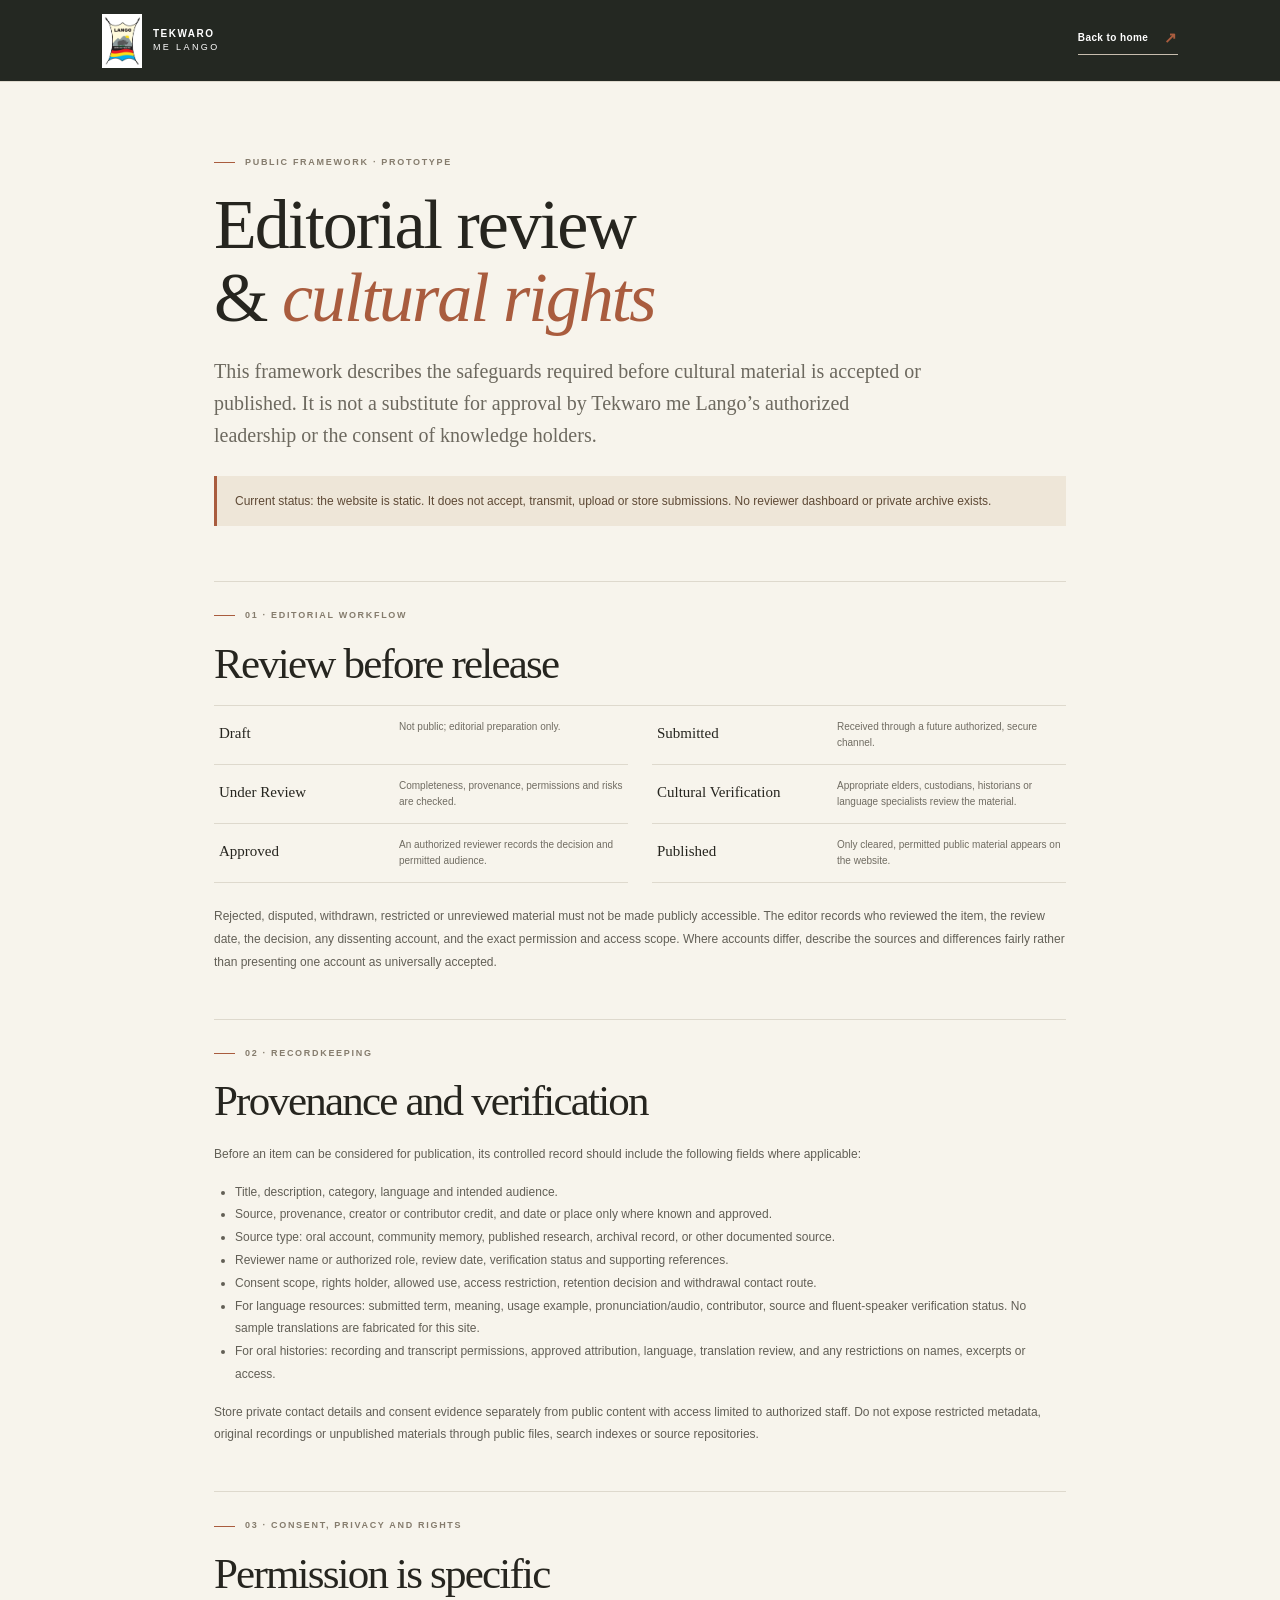
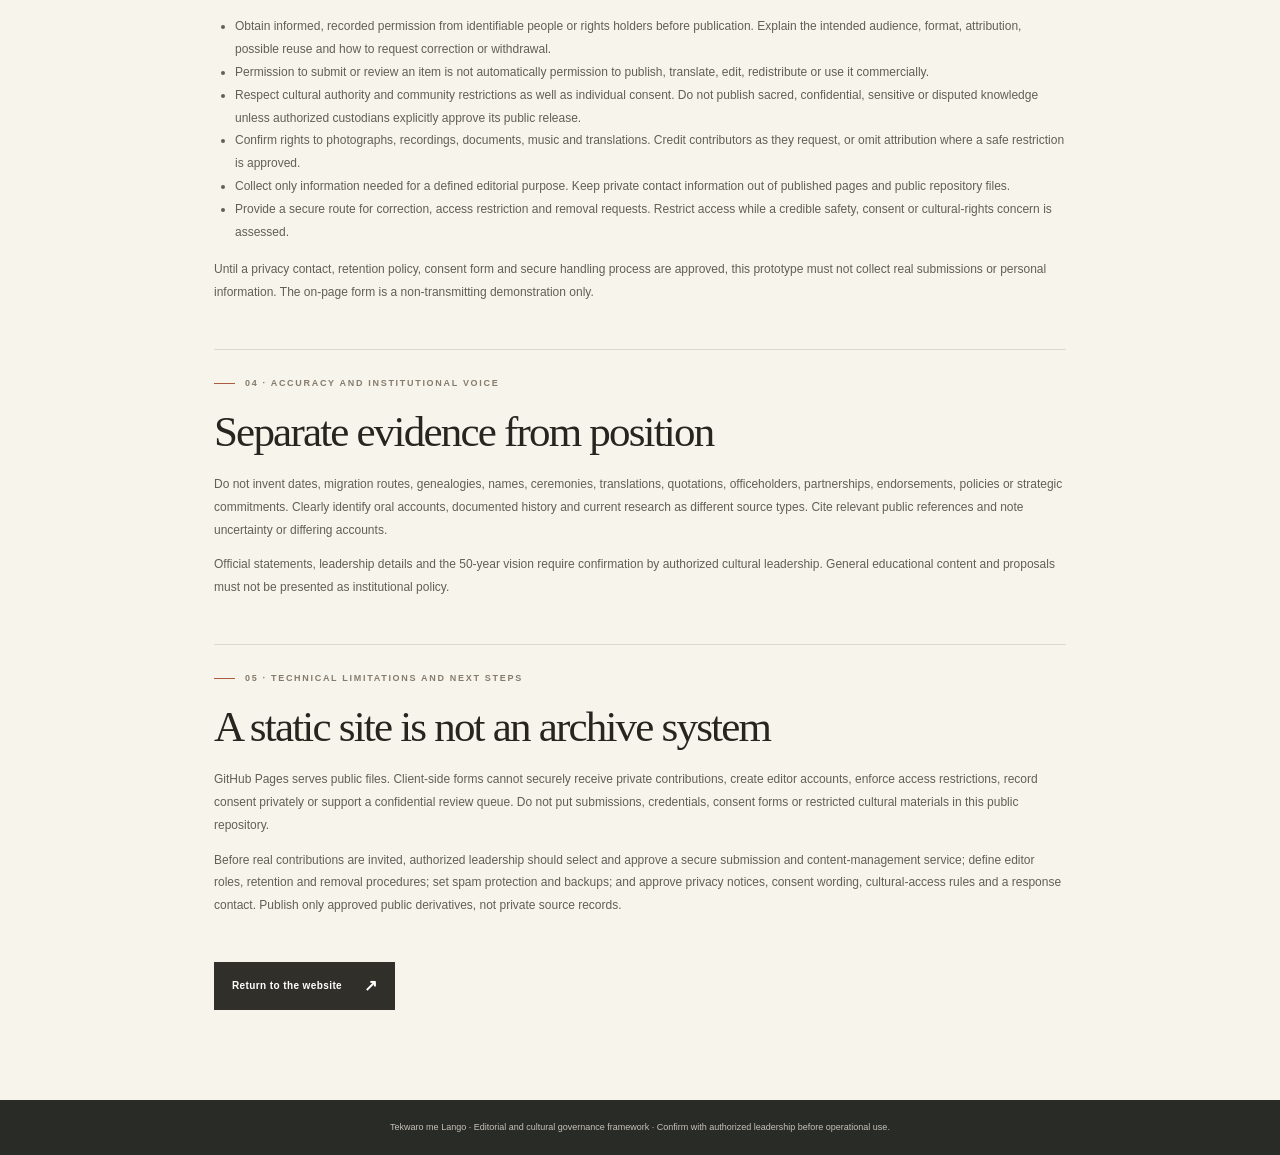
<file: governance.html>
<!doctype html>
<html lang="en">
  <head>
    <meta charset="utf-8">
    <meta name="viewport" content="width=device-width, initial-scale=1">
    <meta name="theme-color" content="#f7f4ec">
    <meta name="description" content="Editorial review, consent, privacy and cultural rights framework for the Tekwaro me Lango website prototype.">
    <title>Editorial Review &amp; Cultural Rights — Tekwaro me Lango</title>
    <link rel="canonical" href="https://emmab211.github.io/tekwaro-me-lango/governance.html">
    <link rel="stylesheet" href="styles.css">
  </head>
  <body class="governance-page">
    <a class="skip-link" href="#main">Skip to content</a>
    <header class="governance-header">
      <a class="brand governance-brand" href="index.html" aria-label="Tekwaro me Lango home">
        <img class="brand-logo" src="images/lango-emblem.jpg" alt="">
        <span class="brand-name">TEKWARO <span>ME LANGO</span></span>
      </a>
      <a class="text-link" href="index.html">Back to home <span aria-hidden="true">↗</span></a>
    </header>
    <main id="main" class="governance-content">
      <p class="eyebrow"><span></span> Public framework · Prototype</p>
      <h1>Editorial review<br>&amp; <em>cultural rights</em></h1>
      <p class="governance-lede">This framework describes the safeguards required before cultural material is accepted or published. It is not a substitute for approval by Tekwaro me Lango’s authorized leadership or the consent of knowledge holders.</p>
      <p class="governance-alert">Current status: the website is static. It does not accept, transmit, upload or store submissions. No reviewer dashboard or private archive exists.</p>

      <section id="review">
        <p class="eyebrow"><span></span> 01 · Editorial workflow</p>
        <h2>Review before release</h2>
        <ol class="governance-steps">
          <li><strong>Draft</strong><span>Not public; editorial preparation only.</span></li>
          <li><strong>Submitted</strong><span>Received through a future authorized, secure channel.</span></li>
          <li><strong>Under Review</strong><span>Completeness, provenance, permissions and risks are checked.</span></li>
          <li><strong>Cultural Verification</strong><span>Appropriate elders, custodians, historians or language specialists review the material.</span></li>
          <li><strong>Approved</strong><span>An authorized reviewer records the decision and permitted audience.</span></li>
          <li><strong>Published</strong><span>Only cleared, permitted public material appears on the website.</span></li>
        </ol>
        <p>Rejected, disputed, withdrawn, restricted or unreviewed material must not be made publicly accessible. The editor records who reviewed the item, the review date, the decision, any dissenting account, and the exact permission and access scope. Where accounts differ, describe the sources and differences fairly rather than presenting one account as universally accepted.</p>
      </section>

      <section>
        <p class="eyebrow"><span></span> 02 · Recordkeeping</p>
        <h2>Provenance and verification</h2>
        <p>Before an item can be considered for publication, its controlled record should include the following fields where applicable:</p>
        <ul>
          <li>Title, description, category, language and intended audience.</li>
          <li>Source, provenance, creator or contributor credit, and date or place only where known and approved.</li>
          <li>Source type: oral account, community memory, published research, archival record, or other documented source.</li>
          <li>Reviewer name or authorized role, review date, verification status and supporting references.</li>
          <li>Consent scope, rights holder, allowed use, access restriction, retention decision and withdrawal contact route.</li>
          <li>For language resources: submitted term, meaning, usage example, pronunciation/audio, contributor, source and fluent-speaker verification status. No sample translations are fabricated for this site.</li>
          <li>For oral histories: recording and transcript permissions, approved attribution, language, translation review, and any restrictions on names, excerpts or access.</li>
        </ul>
        <p>Store private contact details and consent evidence separately from public content with access limited to authorized staff. Do not expose restricted metadata, original recordings or unpublished materials through public files, search indexes or source repositories.</p>
      </section>

      <section id="privacy">
        <p class="eyebrow"><span></span> 03 · Consent, privacy and rights</p>
        <h2>Permission is specific</h2>
        <ul>
          <li>Obtain informed, recorded permission from identifiable people or rights holders before publication. Explain the intended audience, format, attribution, possible reuse and how to request correction or withdrawal.</li>
          <li>Permission to submit or review an item is not automatically permission to publish, translate, edit, redistribute or use it commercially.</li>
          <li>Respect cultural authority and community restrictions as well as individual consent. Do not publish sacred, confidential, sensitive or disputed knowledge unless authorized custodians explicitly approve its public release.</li>
          <li>Confirm rights to photographs, recordings, documents, music and translations. Credit contributors as they request, or omit attribution where a safe restriction is approved.</li>
          <li>Collect only information needed for a defined editorial purpose. Keep private contact information out of published pages and public repository files.</li>
          <li>Provide a secure route for correction, access restriction and removal requests. Restrict access while a credible safety, consent or cultural-rights concern is assessed.</li>
        </ul>
        <p>Until a privacy contact, retention policy, consent form and secure handling process are approved, this prototype must not collect real submissions or personal information. The on-page form is a non-transmitting demonstration only.</p>
      </section>

      <section>
        <p class="eyebrow"><span></span> 04 · Accuracy and institutional voice</p>
        <h2>Separate evidence from position</h2>
        <p>Do not invent dates, migration routes, genealogies, names, ceremonies, translations, quotations, officeholders, partnerships, endorsements, policies or strategic commitments. Clearly identify oral accounts, documented history and current research as different source types. Cite relevant public references and note uncertainty or differing accounts.</p>
        <p>Official statements, leadership details and the 50-year vision require confirmation by authorized cultural leadership. General educational content and proposals must not be presented as institutional policy.</p>
      </section>

      <section>
        <p class="eyebrow"><span></span> 05 · Technical limitations and next steps</p>
        <h2>A static site is not an archive system</h2>
        <p>GitHub Pages serves public files. Client-side forms cannot securely receive private contributions, create editor accounts, enforce access restrictions, record consent privately or support a confidential review queue. Do not put submissions, credentials, consent forms or restricted cultural materials in this public repository.</p>
        <p>Before real contributions are invited, authorized leadership should select and approve a secure submission and content-management service; define editor roles, retention and removal procedures; set spam protection and backups; and approve privacy notices, consent wording, cultural-access rules and a response contact. Publish only approved public derivatives, not private source records.</p>
      </section>
      <a class="button button-dark" href="index.html">Return to the website <span aria-hidden="true">↗</span></a>
    </main>
    <footer class="governance-footer">Tekwaro me Lango · Editorial and cultural governance framework · Confirm with authorized leadership before operational use.</footer>
  </body>
</html>
</file>
<file: styles.css>
:root {
  --cream: #f7f4ec;
  --paper: #fffdf8;
  --ink: #26251f;
  --muted: #737066;
  --brown: #342a21;
  --deep: #242822;
  --ochre: #c88b44;
  --clay: #a95c3e;
  --sage: #79836a;
  --line: #ded9cd;
  --serif: "Playfair Display", Georgia, serif;
  --sans: "DM Sans", Arial, sans-serif;
}

* { box-sizing: border-box; }
html { scroll-behavior: smooth; scroll-padding-top: 86px; }
body { margin: 0; color: var(--ink); background: var(--cream); font-family: var(--sans); font-size: 15px; line-height: 1.65; -webkit-font-smoothing: antialiased; }
a { color: inherit; text-decoration: none; }
button, input, select, textarea { font: inherit; }
button, a, input, select, textarea { -webkit-tap-highlight-color: transparent; }
button:focus-visible, a:focus-visible, input:focus-visible, select:focus-visible, textarea:focus-visible { outline: 2px solid var(--ochre); outline-offset: 4px; }
::selection { background: #d8b27a; color: var(--ink); }
.sr-only { position: absolute; width: 1px; height: 1px; padding: 0; margin: -1px; overflow: hidden; clip: rect(0,0,0,0); white-space: nowrap; border: 0; }
.skip-link { position: fixed; z-index: 99; top: 10px; left: 10px; padding: 10px 16px; color: white; background: var(--ink); transform: translateY(-150%); }
.skip-link:focus { transform: none; }
.site-header { position: absolute; z-index: 10; top: 0; left: 0; display: flex; width: 100%; height: 88px; align-items: center; justify-content: space-between; padding: 0 6.1%; border-bottom: 1px solid rgb(255 255 255 / 17%); color: white; }
.brand { display: inline-flex; align-items: center; gap: 11px; }
.brand-logo { display: block; width: auto; height: 54px; padding: 2px; background: #fff; object-fit: contain; }
.brand-name { display: flex; flex-direction: column; font-size: 10px; font-weight: 700; letter-spacing: 1.5px; line-height: 1.5; }
.brand-name span { font-size: 9px; font-weight: 500; letter-spacing: 2.4px; }
.primary-nav { display: flex; height: 100%; align-items: center; gap: clamp(20px, 3vw, 46px); }
.primary-nav a { font-size: 11px; letter-spacing: .4px; opacity: .88; transition: opacity .2s ease; }
.primary-nav a:hover { opacity: 1; }
.primary-nav .nav-cta { display: flex; align-items: center; gap: 13px; padding: 11px 16px; border: 1px solid rgb(255 255 255 / 45%); opacity: 1; }
.nav-cta span { color: #e9b76f; font-size: 16px; }
.menu-toggle { display: none; }
.hero { position: relative; display: grid; min-height: 720px; height: min(850px, 100svh); grid-template-columns: 1.03fr .97fr; overflow: hidden; padding: 88px 6.1% 65px; color: white; background: #34372e; }
.hero::before { position: absolute; inset: 0; background: radial-gradient(ellipse at 75% 35%, rgb(160 117 67 / 22%), transparent 32%), linear-gradient(112deg, #272a25 4%, #34372e 49%, #514131 100%); content: ""; }
.hero-grain { position: absolute; inset: 0; z-index: 1; pointer-events: none; background-image: url("data:image/svg+xml,%3Csvg viewBox='0 0 180 180' xmlns='http://www.w3.org/2000/svg'%3E%3Cfilter id='n'%3E%3CfeTurbulence type='fractalNoise' baseFrequency='.92' numOctaves='3' stitchTiles='stitch'/%3E%3C/filter%3E%3Crect width='100%25' height='100%25' filter='url(%23n)' opacity='.12'/%3E%3C/svg%3E"); opacity: .22; mix-blend-mode: soft-light; }
.hero-copy { position: relative; z-index: 2; align-self: center; max-width: 590px; padding: 0 0 40px 5.5%; }
.eyebrow { display: flex; align-items: center; gap: 10px; margin: 0 0 19px; color: #857c6d; font-size: 9px; font-weight: 700; letter-spacing: 1.7px; line-height: 1.3; text-transform: uppercase; }
.eyebrow > span { display: inline-block; width: 21px; height: 1px; background: var(--clay); }
.eyebrow-light { color: #d5cdbf; }
.eyebrow-light > span { background: #d6a45e; }
.hero h1 { margin: 0; font-family: var(--serif); font-size: clamp(58px, 7.1vw, 103px); font-weight: 500; letter-spacing: -4.2px; line-height: .99; }
h1 em, h2 em, .closing em { color: #d4a461; font-weight: 500; }
.hero-description { max-width: 395px; margin: 27px 0 27px; color: #d4d1c8; font-size: 14px; line-height: 1.85; }
.hero-actions { display: flex; align-items: center; gap: 25px; }
.button { display: inline-flex; min-height: 48px; align-items: center; justify-content: center; gap: 22px; padding: 0 18px; font-size: 10px; font-weight: 700; letter-spacing: .4px; transition: transform .2s ease, background .2s ease; }
.button:hover { transform: translateY(-2px); }
.button-light { color: var(--ink); background: var(--cream); }
.button-light span, .button-dark span { font-size: 16px; }
.text-link { display: inline-flex; align-items: center; gap: 16px; padding-bottom: 4px; border-bottom: 1px solid #c7bdae; font-size: 10px; font-weight: 700; letter-spacing: .4px; }
.text-link span { color: var(--clay); font-size: 15px; }
.text-link-light { border-color: rgb(255 255 255 / 35%); color: #f0eee7; }
.text-link-light span { color: #e3b36e; }
.hero-art { position: relative; z-index: 2; width: min(100%, 510px); height: min(570px, 72vh); align-self: center; justify-self: center; overflow: hidden; border: 1px solid rgb(237 215 177 / 22%); background: #4b493c; }
.hero-art::before, .hero-art::after { position: absolute; z-index: 1; content: ""; pointer-events: none; }
.hero-art::before { inset: 0; background: linear-gradient(180deg, rgb(29 32 27 / 5%) 43%, rgb(26 28 25 / 72%) 100%); }
.hero-art::after { inset: 14px; border: 1px solid rgb(245 231 203 / 20%); }
.photo-placeholder { position: absolute; inset: 0; overflow: hidden; background: radial-gradient(ellipse at 72% 24%, rgb(203 161 98 / 34%), transparent 28%), linear-gradient(145deg, #64654f, #343b35 65%, #554734); }
.placeholder-sun { position: absolute; top: 17%; right: 23%; width: 17%; aspect-ratio: 1; border: 1px solid rgb(244 218 174 / 62%); border-radius: 50%; background: rgb(219 175 108 / 28%); }
.placeholder-ridge { position: absolute; right: -7%; bottom: 15%; left: -5%; display: block; height: 44%; border: 1px solid rgb(235 223 197 / 32%); border-radius: 50% 50% 0 0 / 30% 28% 0 0; background: linear-gradient(150deg, rgb(133 139 105 / 68%), #343a34); transform: rotate(-7deg); }
.ridge-back { bottom: 26%; left: -15%; height: 38%; background: linear-gradient(155deg, rgb(168 151 111 / 60%), rgb(69 76 64 / 58%)); transform: rotate(7deg); }
.ridge-front { bottom: -3%; height: 44%; background: linear-gradient(160deg, #69745c, #30372f 75%); }
.origin-placeholder { display: grid; align-items: center; justify-items: center; background: radial-gradient(ellipse at 50% 45%, #ded3bb, #b9ad91 74%); }
.origin-placeholder::before { position: absolute; inset: 7%; border: 1px solid rgb(88 77 58 / 25%); content: ""; }
.placeholder-contour { position: absolute; display: block; width: 62%; height: 66%; border: 1px solid rgb(86 91 72 / 46%); border-radius: 42% 58% 51% 49%; transform: rotate(-27deg); }
.contour-two { width: 43%; height: 47%; transform: rotate(32deg); }
.placeholder-label { position: relative; padding: 13px 15px; color: #403e35; background: rgb(247 244 236 / 84%); font-size: 8px; font-weight: 700; letter-spacing: 1.2px; line-height: 1.8; text-align: center; }
.art-caption, .art-note { position: absolute; z-index: 2; margin: 0; color: #f1e8d8; font-size: 8px; letter-spacing: .8px; }
.art-caption { right: 23px; bottom: 22px; left: 23px; display: flex; justify-content: space-between; gap: 10px; border-top: 1px solid rgb(255 255 255 / 42%); padding-top: 11px; }
.art-caption a { color: inherit; }
.art-note { top: 26px; right: 26px; text-align: right; font-size: 7px; line-height: 1.6; text-shadow: 0 1px 6px #222; }
.hero-bottom { position: absolute; z-index: 3; right: 6.1%; bottom: 24px; left: 6.1%; display: flex; align-items: center; justify-content: space-between; color: #c4bfb2; font-size: 8px; letter-spacing: 1.35px; }
.hero-bottom a { color: #eee5d7; font-size: 8px; }
.hero-bottom a span { padding-left: 8px; color: #dda956; font-size: 13px; }
.section-pad { padding: 112px 11.6%; }
.intro { padding-top: 117px; padding-bottom: 100px; }
.intro-kicker { display: flex; justify-content: space-between; }
.section-index { color: #9e9688; font-size: 8px; letter-spacing: 1.6px; }
.intro-content { display: grid; grid-template-columns: 1.16fr .84fr; gap: 9%; align-items: end; }
h2 { margin: 0; font-family: var(--serif); font-size: clamp(38px, 5vw, 65px); font-weight: 500; letter-spacing: -1.8px; line-height: 1.08; }
.intro h2 em, .section-heading h2 em, .today h2 em, .involved h2 em { color: #a45d3d; }
.intro-text { max-width: 390px; padding-bottom: 4px; }
.intro-text p { margin: 0 0 17px; color: #68665e; font-size: 13px; line-height: 1.85; }
.intro-text p:first-child { color: var(--ink); font-family: var(--serif); font-size: 19px; line-height: 1.55; }
.intro-text .institution-status { padding-left: 11px; border-left: 2px solid var(--clay); color: #706b60; font-size: 10px; }
.intro-text .text-link { margin-top: 10px; }
.intro-quote { position: relative; display: grid; min-height: 210px; grid-template-columns: 70px 1fr auto; align-items: center; margin-top: 82px; padding: 30px 7%; color: #f4eee1; background: #353a30; }
.quote-mark { align-self: start; color: #d09a51; font-family: var(--serif); font-size: 78px; line-height: 1; }
.intro-quote p { margin: 0; font-family: var(--serif); font-size: clamp(21px, 2.5vw, 31px); line-height: 1.4; }
.quote-attribution { align-self: end; padding: 0 0 7px 15px; color: #cbc6bb; font-size: 8px; letter-spacing: 1px; text-transform: uppercase; }
.origins { background: #eee9df; }
.section-heading { display: flex; align-items: end; justify-content: space-between; gap: 45px; margin-bottom: 46px; }
.section-heading h2 { font-size: clamp(37px, 4.2vw, 54px); }
.section-summary { max-width: 315px; margin: 0 0 7px; color: #79756b; font-size: 12px; line-height: 1.85; }
.origin-layout { display: grid; grid-template-columns: 1.05fr .95fr; gap: 10%; align-items: center; }
.origin-visual { position: relative; margin: 0; }
.origin-photo { position: relative; height: 430px; overflow: hidden; background: #d8c9ad; }
.origin-photo::after { position: absolute; inset: 0; background: linear-gradient(180deg, transparent 56%, rgb(28 32 27 / 56%)); content: ""; }
.photo-label { position: absolute; z-index: 1; right: 17px; bottom: 16px; color: #fff8e9; font-size: 7px; letter-spacing: 1px; }
.image-note { display: block; margin-top: 12px; color: #817c70; font-size: 8px; letter-spacing: .3px; }
.image-note a { text-decoration: underline; text-underline-offset: 2px; }
.origin-details { position: relative; padding: 15px 0; }
.large-number { position: absolute; top: -35px; right: 0; color: #dfd8ca; font-family: var(--serif); font-size: 100px; line-height: 1; }
.origin-details .eyebrow { position: relative; }
.origin-details h3, .voice-info h3 { position: relative; margin: 0 0 18px; font-family: var(--serif); font-size: clamp(33px, 4vw, 47px); font-weight: 500; letter-spacing: -1px; line-height: 1.1; }
.body-copy { max-width: 380px; margin: 0 0 23px; color: #6c695f; font-size: 12px; line-height: 1.9; }
.button-dark { color: white; background: #312f29; }
.button-dark:hover { background: #554436; }
.review-note { max-width: 330px; margin: 20px 0 0; color: #858073; font-size: 9px; line-height: 1.6; }
.review-note span { color: var(--clay); }
.heritage { background: var(--paper); }
.heritage .section-heading { margin-bottom: 35px; }
.collection-review-note { margin: -17px 0 24px; color: #79756d; font-size: 10px; }
.heritage-grid { display: grid; grid-template-columns: repeat(4, 1fr); border-top: 1px solid var(--line); border-left: 1px solid var(--line); }
.heritage-card { position: relative; display: flex; min-height: 199px; flex-direction: column; padding: 19px 20px 16px; border-right: 1px solid var(--line); border-bottom: 1px solid var(--line); transition: background .2s ease; }
.heritage-card:hover { background: #f3efe5; }
.card-number { color: #9a9589; font-size: 8px; letter-spacing: 1px; }
.card-symbol { margin-top: 13px; color: var(--clay); font-family: var(--serif); font-size: 27px; line-height: 1; }
.symbol-sun { color: #b88645; }
.symbol-language { font-style: italic; font-size: 21px; }
.card-content { display: flex; flex-direction: column; gap: 6px; margin-top: auto; padding-top: 20px; }
.card-content strong { font-family: var(--serif); font-size: 16px; font-weight: 500; line-height: 1.25; }
.card-content > span { max-width: 190px; color: #79756d; font-size: 9px; line-height: 1.7; }
.card-arrow { position: absolute; right: 17px; bottom: 15px; color: var(--clay); font-size: 14px; }
.language { position: relative; display: grid; min-height: 470px; grid-template-columns: .8fr 1.2fr; align-items: center; gap: 6%; overflow: hidden; color: white; background: #4c392c; }
.language::before { position: absolute; top: -40%; left: -15%; width: 60%; height: 180%; border: 1px solid rgb(234 201 150 / 16%); border-radius: 50%; content: ""; transform: rotate(29deg); }
.language::after { position: absolute; top: -32%; left: -9%; width: 48%; height: 170%; border: 1px solid rgb(234 201 150 / 12%); border-radius: 50%; content: ""; transform: rotate(29deg); }
.language-copy { position: relative; z-index: 1; max-width: 490px; }
.language-copy h2 { margin-bottom: 18px; font-size: clamp(37px, 4.5vw, 57px); }
.language-copy > p:not(.eyebrow) { max-width: 390px; margin: 0 0 22px; color: #d5cabe; font-size: 12px; line-height: 1.9; }
.button-outline-light { border: 1px solid rgb(255 255 255 / 48%); color: white; }
.dictionary-panel { position: relative; z-index: 1; padding: 22px; border: 1px solid rgb(245 236 217 / 30%); background: rgb(33 31 27 / 22%); }
.dictionary-tools { display: flex; gap: 8px; }
.dictionary-search { display: flex; min-width: 0; height: 43px; flex: 1; align-items: center; gap: 9px; padding: 0 10px; border: 1px solid rgb(245 236 217 / 35%); }
.dictionary-search > span { color: #d7b475; font-family: var(--serif); font-size: 23px; }
.dictionary-search input { width: 100%; border: 0; outline: 0; color: #f4efe4; background: transparent; font-size: 10px; }
.dictionary-search input::placeholder { color: #d1c8b8; }
.dictionary-tools select { max-width: 170px; padding: 0 8px; border: 1px solid rgb(245 236 217 / 35%); border-radius: 0; color: #f4efe4; background: #4c392c; font-size: 9px; }
.dictionary-tools option { color: var(--ink); background: white; }
.dictionary-results { display: grid; min-height: 100px; align-content: center; margin: 14px 0; border-top: 1px solid rgb(245 236 217 / 20%); border-bottom: 1px solid rgb(245 236 217 / 20%); }
.empty-state { margin: 0; color: #e2dacd; font-family: var(--serif); font-size: 16px; line-height: 1.5; }
.language-status { margin: 0 0 14px; color: #d2c8b9; font-size: 9px; line-height: 1.6; }
.dictionary-panel .button { min-height: 42px; }
.voices { background: #f2eee5; }
.voices-feature { display: grid; grid-template-columns: 1.04fr .96fr; background: var(--paper); }
.voice-art { position: relative; display: grid; min-height: 405px; margin: 0; align-items: center; justify-items: center; overflow: hidden; background: radial-gradient(ellipse at center, #7c785e, #4b5142 62%, #374139); }
.voice-art::before, .voice-art::after { position: absolute; width: 74%; height: 70%; border: 1px solid rgb(243 221 180 / 44%); border-radius: 50%; content: ""; transform: rotate(-28deg); }
.voice-art::after { width: 54%; height: 85%; transform: rotate(32deg); }
.voice-placeholder-orbit { position: absolute; width: 42%; aspect-ratio: 1; border: 1px dashed rgb(243 221 180 / 54%); border-radius: 50%; }
.voice-placeholder-orbit::before { position: absolute; top: 47%; left: 8%; width: 84%; height: 2px; background: #ddb66f; box-shadow: 0 -8px 0 -0.5px rgb(221 182 111 / 80%), 0 8px 0 -0.5px rgb(221 182 111 / 80%); content: ""; }
.voice-placeholder-text { position: relative; z-index: 1; color: #f3e9d5; font-family: var(--serif); font-size: 20px; letter-spacing: 2px; line-height: 1.5; text-align: center; }
.voice-art-caption { position: absolute; z-index: 1; right: 14px; bottom: 13px; left: 14px; color: #fff5e6; font-size: 7px; letter-spacing: .6px; text-align: center; }
.voice-info { align-self: center; padding: 55px 12%; }
.pill { display: inline-block; padding: 5px 9px; border: 1px solid #ded5c4; color: #827462; font-size: 7px; font-weight: 700; letter-spacing: 1.3px; }
.voice-info h3 { margin-top: 18px; font-size: clamp(31px, 3.6vw, 43px); }
.voice-info > p:not(.review-note) { margin: 0 0 21px; color: #777267; font-size: 11px; line-height: 1.9; }
.voice-info .review-note { margin-top: 13px; font-size: 8px; }
.future { color: #f6f1e6; background: #30362f; }
.future-heading { max-width: 640px; }
.future-heading h2 { font-size: clamp(41px, 5vw, 63px); }
.future-heading > p:not(.eyebrow) { max-width: 400px; margin: 18px 0 0; color: #cac9bc; font-size: 12px; }
.vision-placeholder { max-width: 660px; margin-top: 38px; padding: 24px; border: 1px solid rgb(244 235 216 / 28%); background: rgb(255 255 255 / 3%); }
.vision-placeholder p { margin: 14px 0 18px; color: #d6d2c6; font-size: 11px; }
.future-footnote { max-width: 680px; margin: 20px 0 0; padding-top: 14px; border-top: 1px solid rgb(244 235 216 / 18%); color: #c2c0b5; font-size: 9px; }
.today { display: grid; grid-template-columns: 1fr .9fr; align-items: center; gap: 12%; background: #eae3d5; }
.today-copy { max-width: 440px; }
.today-copy h2 { font-size: clamp(38px, 4.3vw, 54px); }
.today-copy > p:not(.eyebrow) { margin: 22px 0; color: #706b60; font-size: 12px; line-height: 1.9; }
.today-visual { position: relative; display: grid; min-height: 400px; margin: 0; align-items: center; justify-items: center; overflow: hidden; background: radial-gradient(ellipse at 70% 25%, #b8a57e, transparent 34%), linear-gradient(145deg, #707960, #424a3f); }
.today-visual::before, .today-visual::after { position: absolute; width: 77%; height: 68%; border: 1px solid rgb(252 241 211 / 48%); border-radius: 48% 52% 49% 51%; content: ""; transform: rotate(-33deg); }
.today-visual::after { width: 56%; height: 86%; border-style: dashed; transform: rotate(25deg); }
.today-placeholder-mark { position: relative; z-index: 1; color: #f7efdc; font-family: var(--serif); font-size: 27px; letter-spacing: 3px; line-height: 1.4; text-align: center; }
.today-label { position: absolute; z-index: 1; top: 18px; right: 17px; left: 17px; color: #fff9ea; font-size: 7px; letter-spacing: .8px; line-height: 1.7; text-align: right; }
.events { background: var(--paper); }
.event-placeholder { display: grid; grid-template-columns: 125px 1fr 46px; gap: 30px; align-items: center; padding: 24px 0; border-top: 1px solid var(--line); border-bottom: 1px solid var(--line); }
.event-date { display: flex; width: 105px; height: 105px; flex-direction: column; align-items: center; justify-content: center; border: 1px solid #d7c8ae; color: #85775f; }
.event-date span { font-size: 8px; letter-spacing: 1.4px; }.event-date strong { color: #a45d3d; font-family: var(--serif); font-size: 18px; font-weight: 500; }
.event-placeholder .pill { margin-bottom: 9px; }
.event-placeholder h3 { margin: 0 0 4px; font-family: var(--serif); font-size: 23px; font-weight: 500; }
.event-placeholder p { margin: 0; color: #777267; font-size: 10px; }
.round-link { display: grid; width: 40px; height: 40px; align-items: center; justify-content: center; border: 1px solid #d7c8ae; border-radius: 50%; color: var(--clay); transition: background .2s ease; }
.round-link:hover { background: #f1ebdf; }
.stories { background: #f2eee5; }
.story-grid { display: grid; grid-template-columns: repeat(3, 1fr); gap: 22px; }
.story-card { padding-bottom: 5px; }
.story-illustration { position: relative; display: flex; height: 220px; align-items: center; justify-content: center; overflow: hidden; }
.story-illustration::before, .story-illustration::after { position: absolute; border: 1px solid rgb(250 239 214 / 43%); border-radius: 50%; content: ""; }
.story-illustration::before { width: 65%; height: 87%; transform: rotate(35deg); }.story-illustration::after { width: 44%; height: 70%; transform: rotate(-35deg); }
.story-one { background: linear-gradient(145deg, #82785f, #454638); }.story-two { background: linear-gradient(145deg, #ac754b, #594239); }.story-three { background: linear-gradient(145deg, #7d8a6b, #3f4c40); }
.story-illustration > span { position: relative; z-index: 1; color: #f2e2c3; font-family: var(--serif); font-size: 43px; }
.story-illustration i { position: absolute; right: 15%; bottom: -28%; left: 15%; height: 50%; border-top: 1px solid rgb(251 235 202 / 57%); border-radius: 50% 50% 0 0; }
.story-meta { display: flex; justify-content: space-between; margin-top: 18px; color: #887f70; font-size: 7px; letter-spacing: 1px; }
.story-card h3 { max-width: 290px; margin: 11px 0 6px; font-family: var(--serif); font-size: 21px; font-weight: 500; line-height: 1.28; }
.story-card p { margin: 0 0 12px; color: #7c776d; font-size: 9px; }
.story-card > a { display: inline-flex; align-items: center; gap: 15px; color: var(--ink); font-size: 9px; font-weight: 700; }
.story-card > a span { color: var(--clay); font-size: 14px; }
.story-empty-grid .story-card { min-height: 0; }
.archive { color: #f4efe4; background: #353b33; }
.archive-heading { align-items: start; }
.archive-heading h2 { font-size: clamp(40px, 4.7vw, 58px); }
.archive-heading h2 em { color: #dda85d; }
.archive .section-summary { max-width: 350px; margin-top: 32px; color: #c7c6b9; }
.archive-tools { display: flex; align-items: center; gap: 13px; margin-bottom: 22px; }
.search-field { display: flex; min-width: 250px; max-width: 450px; height: 46px; flex: 1; align-items: center; gap: 11px; padding: 0 13px; border: 1px solid rgb(245 236 217 / 34%); color: #d7b475; }
.search-field > span { font-family: var(--serif); font-size: 24px; }
.search-field input { width: 100%; border: 0; outline: 0; color: #f4efe4; background: transparent; font-size: 10px; }
.search-field input::placeholder { color: #b9b9ae; }
.search-field kbd { color: #bbb9ae; font-size: 9px; }
.filter-label { margin-left: auto; color: #c6c2b7; font-size: 9px; }
.archive-tools select { height: 44px; min-width: 140px; padding: 0 30px 0 10px; border: 1px solid rgb(245 236 217 / 34%); border-radius: 0; color: #f4efe4; background: #353b33; font-size: 10px; }
.archive-tools option { color: var(--ink); background: white; }
.archive-results { display: grid; grid-template-columns: repeat(4, 1fr); border-top: 1px solid rgb(245 236 217 / 25%); border-left: 1px solid rgb(245 236 217 / 25%); }
.archive-item { position: relative; min-height: 170px; padding: 20px 17px; border-right: 1px solid rgb(245 236 217 / 25%); border-bottom: 1px solid rgb(245 236 217 / 25%); }
.archive-item[hidden] { display: none; }
.archive-type { color: #d7ac6c; font-size: 7px; font-weight: 700; letter-spacing: 1px; }
.archive-item h3 { max-width: 200px; margin: 21px 0 8px; font-family: var(--serif); font-size: 18px; font-weight: 500; line-height: 1.3; }
.archive-item p { max-width: 200px; margin: 0; color: #c4c4b8; font-size: 9px; line-height: 1.7; }
.archive-access { position: absolute; right: 12px; bottom: 12px; color: #d7ac6c; font-size: 6px; letter-spacing: .7px; }
.no-results { color: #ddd7c9; font-size: 12px; }
.archive-disclaimer { margin: 15px 0 0; color: #b8b8ab; font-size: 8px; }
.editorial-review { background: #fffdf8; }
.review-steps { display: grid; grid-template-columns: repeat(3, 1fr); gap: 0 24px; margin: 0; padding: 0; list-style: none; border-top: 1px solid var(--line); }
.review-steps li { min-height: 145px; padding: 19px 12px 16px 0; border-bottom: 1px solid var(--line); }
.review-steps li > span { display: block; margin-bottom: 12px; color: var(--clay); font-size: 8px; letter-spacing: 1px; }
.review-steps strong { font-family: var(--serif); font-size: 17px; font-weight: 500; }
.review-steps p { max-width: 240px; margin: 6px 0 0; color: #777267; font-size: 9px; line-height: 1.7; }
.review-policy-link { margin: 20px 0 0; color: #68645a; font-size: 10px; }
.review-policy-link a { color: #8c4c34; text-decoration: underline; text-underline-offset: 3px; }
.involved { display: grid; grid-template-columns: 1fr .8fr; gap: 12%; align-items: start; background: #eae3d5; }
.involved-intro { max-width: 460px; }
.involved h2 { font-size: clamp(43px, 5vw, 62px); }
.involved-intro > p:not(.eyebrow) { max-width: 380px; margin: 21px 0; color: #706b60; font-size: 12px; line-height: 1.9; }
.involved-points { display: grid; gap: 10px; margin-top: 31px; padding-top: 16px; border-top: 1px solid #d2c9b9; }
.involved-points span { display: flex; gap: 18px; color: #a35e3d; font-size: 8px; letter-spacing: .8px; }
.involved-points b { color: #514e45; font-size: 10px; font-weight: 500; letter-spacing: 0; }
.contact-form { padding: 28px 30px; background: var(--paper); }
.form-title { margin: 0 0 20px; font-family: var(--serif); font-size: 22px; }
.form-warning { margin: -10px 0 14px; padding: 9px 10px; color: #743d2e; background: #f3e8d9; font-size: 9px; line-height: 1.6; }
.contact-form > label:not(.consent-check) { display: block; margin: 12px 0 5px; color: #69655b; font-size: 9px; }
.contact-form input:not([type="checkbox"]), .contact-form select, .contact-form textarea { display: block; width: 100%; min-height: 39px; padding: 8px 9px; border: 1px solid #ddd7cb; border-radius: 0; color: var(--ink); background: #fffefa; font-size: 11px; }
.contact-form textarea { resize: vertical; }
.consent-check { display: flex; align-items: flex-start; gap: 8px; margin: 14px 0; color: #767166; font-size: 9px; line-height: 1.5; }
.consent-check input { accent-color: #a45d3d; }
.form-submit { width: 100%; border: 0; cursor: pointer; }
.form-notice { min-height: 16px; margin: 10px 0 0; color: #8a4d32; font-size: 9px; }
.privacy-note { margin: 6px 0 0; color: #8a8579; font-size: 8px; line-height: 1.6; }
.closing { display: flex; min-height: 335px; flex-direction: column; align-items: center; justify-content: center; text-align: center; }
.closing-mark { display: block; width: auto; height: 74px; margin-bottom: 24px; object-fit: contain; }
.closing p { margin: 0; font-family: var(--serif); font-size: clamp(24px, 3.1vw, 38px); line-height: 1.35; }
.closing em { color: #a45d3d; }
.back-top { display: inline-flex; gap: 11px; margin-top: 26px; color: #726d62; font-size: 8px; letter-spacing: 1.2px; }
.back-top span { color: var(--clay); font-size: 14px; }
.site-footer { padding: 50px 11.6% 18px; color: #e9e3d8; background: #292b27; }
.footer-main { display: grid; grid-template-columns: 1fr 1fr auto; align-items: center; gap: 24px; padding-bottom: 34px; border-bottom: 1px solid rgb(255 255 255 / 17%); }
.brand-footer { width: max-content; }
.footer-main > p { margin: 0; color: #c2c0b7; font-size: 10px; }
.footer-email { color: #e0b26f; font-size: 9px; }
.footer-links { display: grid; grid-template-columns: repeat(3, 1fr); gap: 30px; padding: 29px 0 32px; }
.footer-links > div { display: grid; justify-items: start; gap: 7px; }
.footer-links > div > span { margin-bottom: 4px; color: #c9a774; font-size: 7px; font-weight: 700; letter-spacing: 1.2px; }
.footer-links a { color: #d6d2c9; font-size: 9px; }
.footer-links a:hover, .footer-email:hover { color: white; }
.footer-bottom { display: flex; justify-content: space-between; gap: 20px; padding-top: 15px; border-top: 1px solid rgb(255 255 255 / 13%); color: #aaa99f; font-size: 8px; }
.governance-page { min-height: 100vh; background: var(--cream); }
.governance-header { display: flex; min-height: 82px; align-items: center; justify-content: space-between; padding: 0 8%; border-bottom: 1px solid var(--line); background: var(--deep); color: white; }
.governance-brand .brand-name { color: white; }
.governance-content { max-width: 920px; margin: 0 auto; padding: 75px 34px 90px; }
.governance-content h1 { margin: 0 0 18px; font-family: var(--serif); font-size: clamp(42px, 6vw, 70px); font-weight: 500; letter-spacing: -2px; line-height: 1.05; }
.governance-content h1 em { color: var(--clay); font-weight: 500; }
.governance-lede { max-width: 720px; color: #6d695f; font-family: var(--serif); font-size: 20px; line-height: 1.6; }
.governance-alert { margin: 25px 0 55px; padding: 15px 18px; border-left: 3px solid var(--clay); color: #5e4935; background: #eee6d8; font-size: 12px; line-height: 1.7; }
.governance-content section { margin: 45px 0; padding-top: 28px; border-top: 1px solid var(--line); }
.governance-content section h2 { margin-bottom: 18px; font-size: clamp(30px, 4vw, 43px); }
.governance-content section > p:not(.eyebrow), .governance-content li { color: #625f56; font-size: 12px; line-height: 1.9; }
.governance-content ul { padding-left: 21px; }
.governance-steps { display: grid; grid-template-columns: repeat(2, 1fr); gap: 0 24px; margin: 0 0 22px; padding: 0; list-style: none; border-top: 1px solid var(--line); }
.governance-steps li { display: grid; grid-template-columns: 170px 1fr; gap: 10px; padding: 13px 5px; border-bottom: 1px solid var(--line); }
.governance-steps strong { color: var(--ink); font-family: var(--serif); font-size: 15px; font-weight: 500; }
.governance-steps span { color: #706c62; font-size: 10px; line-height: 1.6; }
.governance-footer { padding: 20px 8%; color: #c5c1b7; background: #292b27; font-size: 9px; text-align: center; }

@media (min-width: 1450px) {
  .section-pad { padding-right: max(11.6%, calc((100% - 1120px) / 2)); padding-left: max(11.6%, calc((100% - 1120px) / 2)); }
}
@media (max-width: 1000px) {
  .site-header { padding: 0 4%; }
  .primary-nav { gap: 19px; }
  .primary-nav a { font-size: 10px; }
  .hero { padding-right: 4%; padding-left: 4%; }
  .hero-copy { padding-left: 1%; }
  .hero-bottom { right: 4%; left: 4%; }
  .section-pad { padding-right: 7%; padding-left: 7%; }
  .heritage-card { min-height: 185px; padding-right: 14px; padding-left: 14px; }
  .site-footer { padding-right: 7%; padding-left: 7%; }
}
@media (max-width: 760px) {
  html { scroll-padding-top: 72px; }
  .site-header { height: 72px; padding: 0 22px; }
  .brand-logo { height: 46px; }
  .menu-toggle { display: flex; width: 40px; height: 40px; flex-direction: column; align-items: center; justify-content: center; gap: 5px; border: 1px solid rgb(255 255 255 / 42%); background: transparent; }
  .menu-toggle > span:not(.sr-only) { width: 16px; height: 1px; background: white; }
  .primary-nav { position: absolute; top: 71px; right: 0; left: 0; display: none; height: auto; flex-direction: column; align-items: stretch; gap: 0; padding: 9px 22px 20px; background: #30342d; }
  .primary-nav.is-open { display: flex; }
  .primary-nav a { padding: 11px 2px; border-bottom: 1px solid rgb(255 255 255 / 12%); font-size: 12px; }
  .primary-nav .nav-cta { justify-content: space-between; margin-top: 12px; padding: 12px; border: 1px solid rgb(255 255 255 / 40%); }
  .hero { min-height: 760px; height: auto; grid-template-columns: 1fr; grid-template-rows: auto 1fr; padding: 130px 24px 85px; }
  .hero-copy { align-self: start; padding: 0; }
  .hero h1 { font-size: clamp(58px, 13.5vw, 88px); letter-spacing: -3px; }
  .hero-description { max-width: 340px; margin: 18px 0 20px; font-size: 12px; }
  .hero-art { position: absolute; z-index: 1; right: 6%; bottom: 35px; width: 54%; height: 19%; max-height: 145px; opacity: .9; }
  .hero-art .art-note { display: none; }
  .hero-bottom { right: 23px; bottom: 18px; left: 23px; }
  .hero-bottom > span:nth-child(2) { display: none; }
  .section-pad { padding: 74px 24px; }
  .intro { padding-top: 73px; padding-bottom: 70px; }
  .intro-content { grid-template-columns: 1fr; gap: 21px; }
  .intro h2 { font-size: clamp(39px, 10vw, 55px); }
  .intro-text p:first-child { font-size: 17px; }
  .intro-text p { font-size: 12px; }
  .intro-quote { min-height: 180px; grid-template-columns: 43px 1fr; margin-top: 43px; padding: 23px 20px; }
  .quote-mark { font-size: 58px; }
  .intro-quote p { font-size: 21px; }
  .quote-attribution { grid-column: 2; justify-self: start; padding: 13px 0 0; }
  .section-heading { align-items: start; flex-direction: column; gap: 14px; margin-bottom: 28px; }
  .section-heading h2 { font-size: clamp(36px, 9vw, 48px); }
  .section-summary { max-width: 420px; font-size: 11px; }
  .origin-layout { grid-template-columns: 1fr; gap: 43px; }
  .origin-photo { height: 320px; }
  .origin-details { padding-top: 5px; }
  .large-number { top: -23px; font-size: 80px; }
  .origin-details h3 { font-size: 38px; }
  .heritage .section-heading { gap: 19px; }
  .heritage-grid { grid-template-columns: repeat(2, 1fr); }
  .heritage-card { min-height: 170px; padding: 16px 13px; }
  .card-content strong { font-size: 15px; }
  .card-content > span { font-size: 8px; }
  .card-arrow { right: 11px; bottom: 10px; }
  .language { min-height: 0; grid-template-columns: 1fr; grid-template-rows: auto auto; gap: 30px; }
  .language-copy h2 { font-size: clamp(38px, 9vw, 51px); }
  .dictionary-panel { padding: 16px; }
  .dictionary-tools { flex-direction: column; }
  .dictionary-tools select { max-width: none; min-height: 40px; }
  .voices-feature { grid-template-columns: 1fr; }
  .voice-art { min-height: 300px; }
  .voice-info { padding: 35px 27px; }
  .voice-info h3 { font-size: 36px; }
  .future-heading h2 { font-size: clamp(39px, 9vw, 54px); }
  .vision-placeholder { padding: 18px; }
  .future-footnote { line-height: 1.7; }
  .today { grid-template-columns: 1fr; gap: 32px; }
  .today-visual { min-height: 325px; }
  .event-placeholder { grid-template-columns: 76px 1fr 35px; gap: 13px; }
  .event-date { width: 70px; height: 80px; }
  .event-date strong { font-size: 14px; }
  .event-placeholder h3 { font-size: 18px; }
  .event-placeholder p { font-size: 9px; }
  .round-link { width: 33px; height: 33px; }
  .story-grid { grid-template-columns: 1fr; gap: 33px; }
  .story-illustration { height: 230px; }
  .story-card h3 { font-size: 22px; }
  .archive-heading { gap: 8px; }
  .archive .section-summary { margin-top: 12px; }
  .archive-tools { flex-wrap: wrap; gap: 9px; }
  .search-field { min-width: 100%; flex: auto; }
  .filter-label { margin-left: 0; }
  .archive-tools select { flex: 1; }
  .archive-results { grid-template-columns: repeat(2, 1fr); }
  .archive-item { min-height: 165px; padding: 15px 12px; }
  .archive-item h3 { font-size: 16px; }
  .archive-item p { font-size: 8px; }
  .archive-access { font-size: 5px; }
  .review-steps { grid-template-columns: repeat(2, 1fr); gap: 0 15px; }
  .review-steps li { min-height: 130px; }
  .involved { grid-template-columns: 1fr; gap: 35px; }
  .involved h2 { font-size: clamp(43px, 10vw, 58px); }
  .contact-form { padding: 24px 20px; }
  .closing { min-height: 280px; }
  .site-footer { padding: 36px 24px 17px; }
  .footer-main { grid-template-columns: 1fr; gap: 13px; padding-bottom: 24px; }
  .footer-main > p { max-width: 270px; }
  .footer-links { gap: 15px; padding: 25px 0; }
  .footer-links a { font-size: 8px; }
  .footer-bottom { flex-direction: column; gap: 6px; font-size: 7px; }
  .governance-header { min-height: 72px; padding: 0 20px; }
  .governance-content { padding: 55px 22px 70px; }
  .governance-content h1 { font-size: clamp(41px, 10vw, 58px); }
  .governance-steps { grid-template-columns: 1fr; }
  .governance-steps li { grid-template-columns: 145px 1fr; }
  .governance-footer { padding-right: 22px; padding-left: 22px; }
}
@media (max-width: 390px) {
  .hero { min-height: 730px; padding-right: 19px; padding-left: 19px; }
  .hero h1 { font-size: 57px; }
  .hero-actions { align-items: flex-start; flex-direction: column; gap: 14px; }
  .hero-art { right: 5%; width: 61%; height: 32%; }
  .hero-bottom { right: 19px; left: 19px; font-size: 7px; }
  .section-pad { padding-right: 19px; padding-left: 19px; }
  .heritage-card { min-height: 167px; }
  .event-placeholder { grid-template-columns: 61px 1fr 28px; gap: 9px; }
  .event-date { width: 58px; height: 72px; }
  .event-date span { font-size: 7px; }
  .event-date strong { font-size: 12px; }
  .event-placeholder h3 { font-size: 16px; }
  .round-link { width: 28px; height: 28px; }
  .footer-links { grid-template-columns: repeat(2, 1fr); row-gap: 24px; }
}
@media (prefers-reduced-motion: reduce) {
  *, *::before, *::after { scroll-behavior: auto !important; transition-duration: .01ms !important; animation-duration: .01ms !important; animation-iteration-count: 1 !important; }
}
</file>
